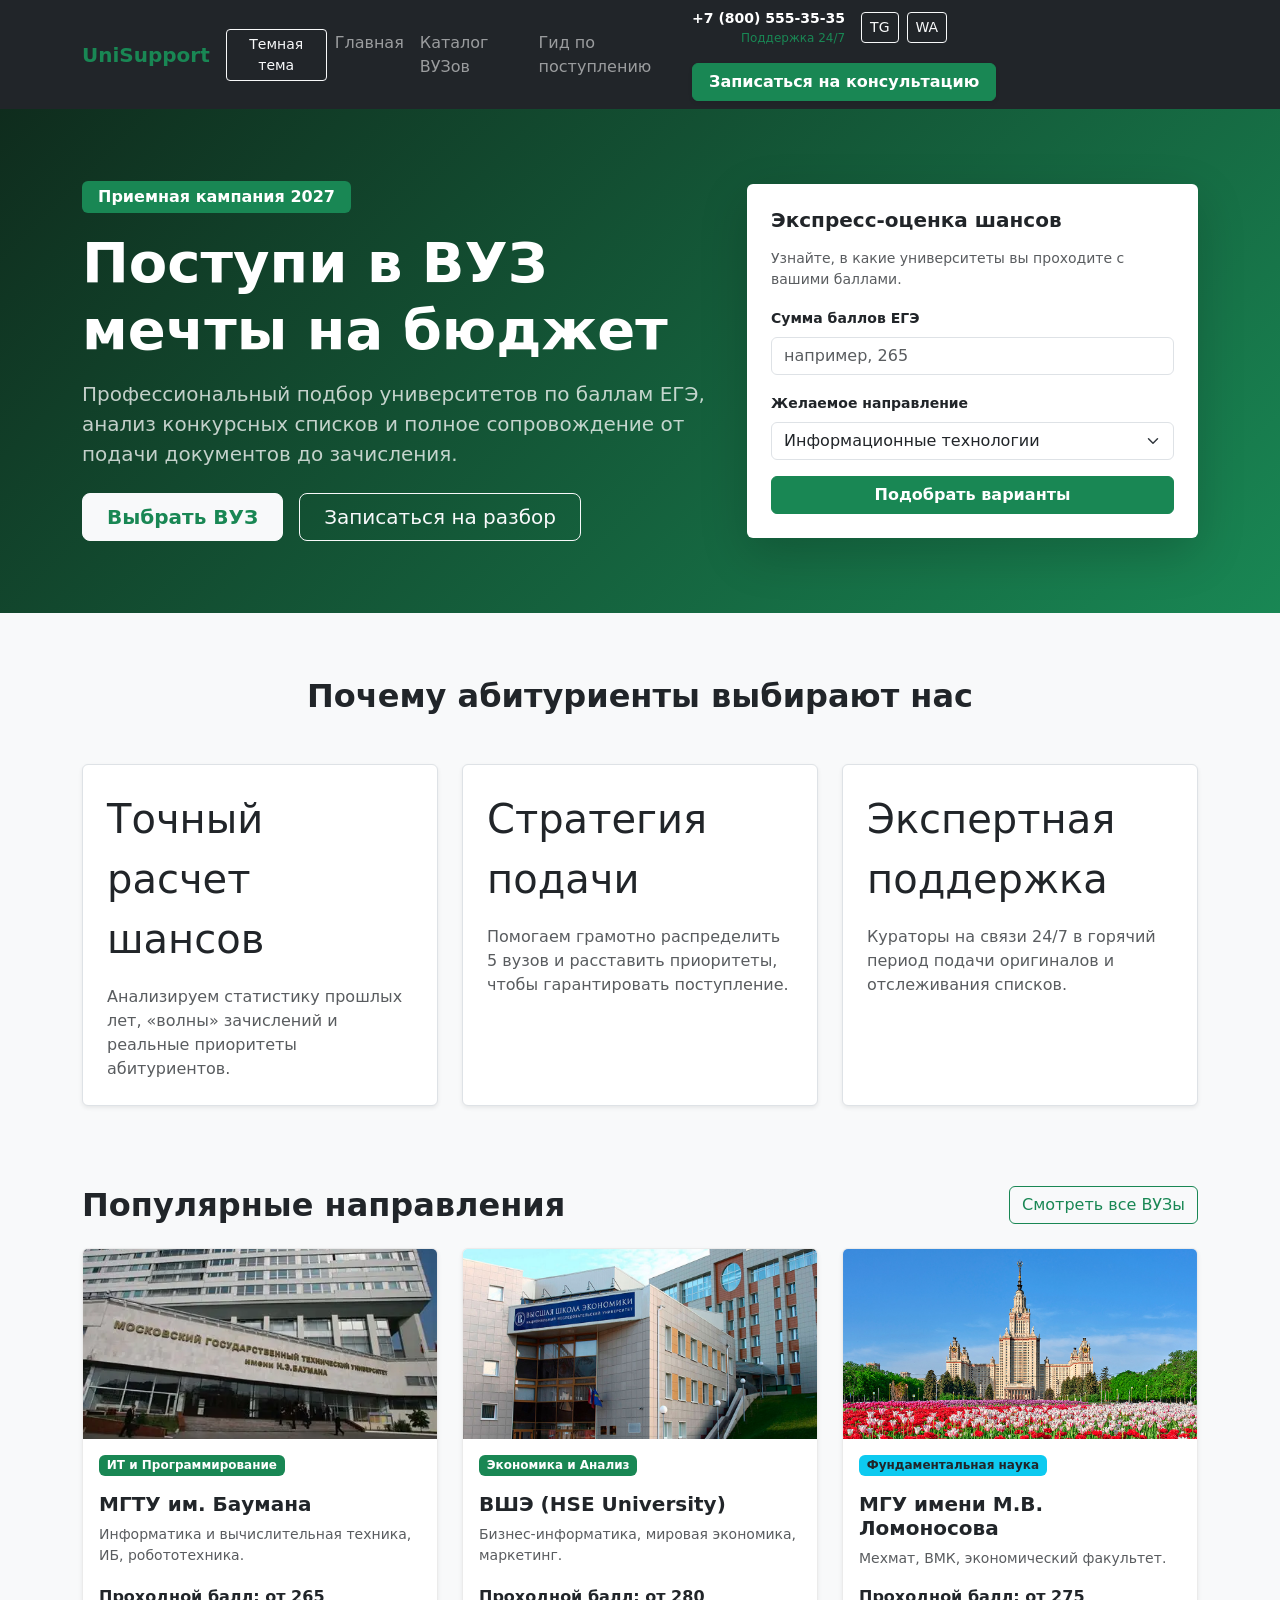
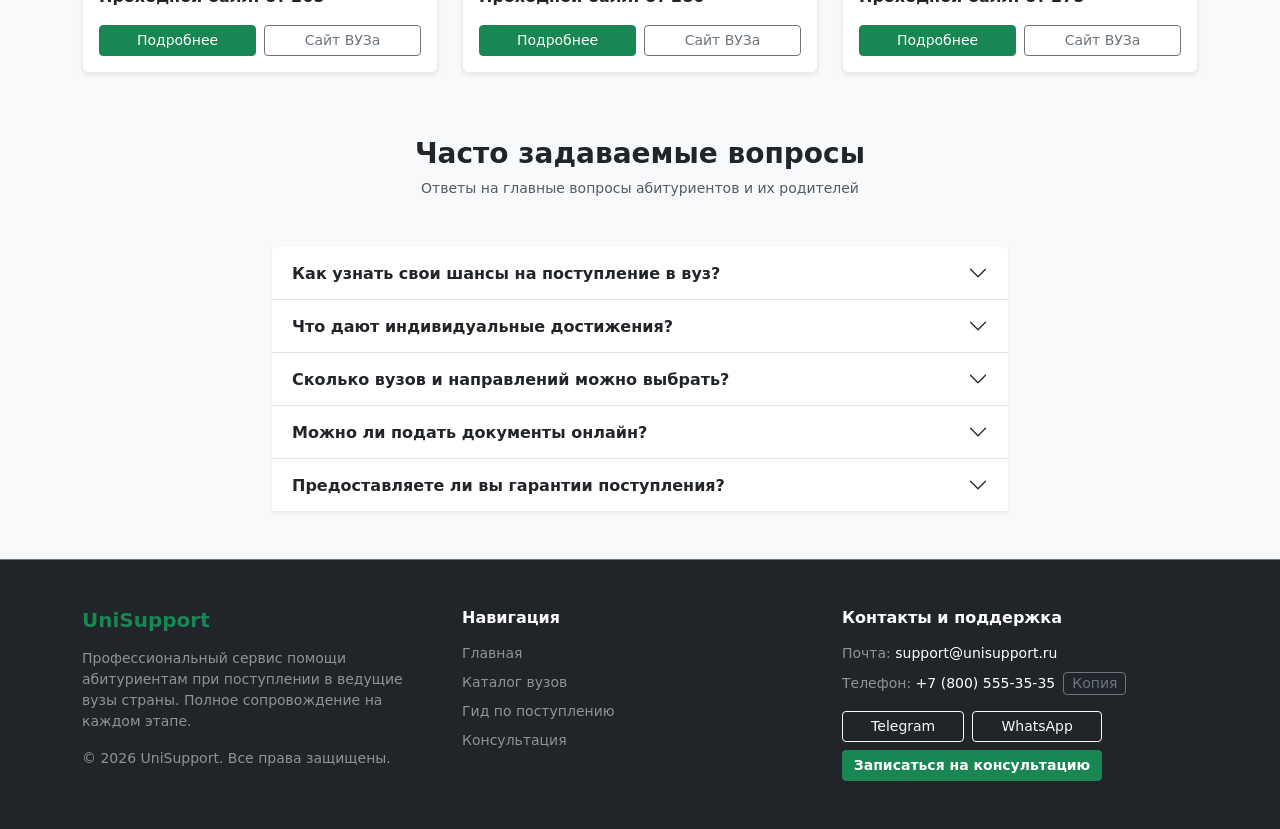
<file: index.html>
<!DOCTYPE html>
<html lang="ru">
<head>
  <meta charset="UTF-8">
  <title>Главная — UniSupport</title>
  <meta name="viewport" content="width=device-width, initial-scale=1.0">
  <title>UniSupport — Сервис помощи абитуриентам</title>

  <link
    href="https://cdn.jsdelivr.net/npm/bootstrap@5.3.3/dist/css/bootstrap.min.css"
    rel="stylesheet"
  >
  <link rel="stylesheet" href="css/custom.css">
</head>
<body>
  <!-- Навигация -->
  <nav class="navbar navbar-expand-lg navbar-dark bg-dark sticky-top">
  <div class="container">
    <a class="navbar-brand fw-bold text-success" href="index.html">UniSupport</a>
    <button id="themeToggle" class="btn btn-outline-light btn-sm" type="button" title="Сменить тему">
  Темная тема
</button>

    <button
      class="navbar-toggler"
      type="button"
      data-bs-toggle="collapse"
      data-bs-target="#mainNavbar"
      aria-controls="mainNavbar"
      aria-expanded="false"
      aria-label="Переключить навигацию"
    >
      <span class="navbar-toggler-icon"></span>
    </button>

    <div class="collapse navbar-collapse" id="mainNavbar">
      <!-- Ссылки меню -->
      <ul class="navbar-nav me-auto mb-2 mb-lg-0">
        <li class="nav-item"><a class="nav-link" href="index.html">Главная</a></li>
        <li class="nav-item"><a class="nav-link" href="catalog.html">Каталог ВУЗов</a></li>
        <li class="nav-item"><a class="nav-link" href="guide.html">Гид по поступлению</a></li>
      </ul>

      <!-- Вынесенные контакты и выделенная кнопка записи -->
      <div class="d-flex align-items-center gap-3 flex-wrap">
        <div class="d-none d-xl-flex flex-column text-end small">
          <a href="tel:78005553535" class="text-white text-decoration-none fw-bold">+7 (800) 555-35-35</a>
          <span class="text-success" style="font-size: 0.75rem;">Поддержка 24/7</span>
        </div>
        <div class="d-flex gap-2">
          <a href="https://t.me/unisupport" target="_blank" class="btn btn-outline-light btn-sm">TG</a>
          <a href="https://whatsapp.com" target="_blank" class="btn btn-outline-light btn-sm">WA</a>
        </div>
        <a href="order.html" class="btn btn-success fw-bold px-3 shadow-sm animate-pulse">Записаться на консультацию</a>
      </div>
    </div>
  </div>
</nav>
<!-- Hero-блок -->
  <header class="site-header-custom text-white py-5">
    <div class="container py-4">
      <div class="row align-items-center g-4">
        <div class="col-12 col-lg-7">
          <span class="badge bg-success mb-3 px-3 py-2 fs-6">Приемная кампания 2027</span>
          <h1 class="display-4 fw-bold mb-3">Поступи в ВУЗ мечты на бюджет</h1>
          <p class="lead mb-4 opacity-75">
            Профессиональный подбор университетов по баллам ЕГЭ, анализ конкурсных списков и полное сопровождение от подачи документов до зачисления.
          </p>
          <div class="d-flex gap-3">
            <a class="btn btn-light btn-lg text-success fw-bold px-4" href="catalog.html">Выбрать ВУЗ</a>
            <a class="btn btn-outline-light btn-lg px-4" href="order.html">Записаться на разбор</a>
          </div>
        </div>
        
        <!-- Правая колонка с интерактивным калькулятором -->
        <div class="col-12 col-lg-5">
          <div class="p-4 bg-white text-dark rounded shadow-lg">
            <h3 class="h5 fw-bold mb-3">Экспресс-оценка шансов</h3>
            <p class="text-muted small">Узнайте, в какие университеты вы проходите с вашими баллами.</p>
            
            <!-- Интерактивная форма калькулятора -->
            <form id="expressCalcForm">
              <div class="mb-3">
                <label for="egeScoreInput" class="form-label small fw-bold">Сумма баллов ЕГЭ</label>
                <input type="number" class="form-control" id="egeScoreInput" placeholder="например, 265" min="100" max="310" required>
              </div>
              <div class="mb-3">
                <label for="directionSelect" class="form-label small fw-bold">Желаемое направление</label>
                <select class="form-select" id="directionSelect">
                  <option value="it">Информационные технологии</option>
                  <option value="engineering">Инженерия и точные науки</option>
                  <option value="economics">Экономика и управление</option>
                </select>
              </div>
              <button type="submit" class="btn btn-success w-100 fw-bold">Подобрать варианты</button>
            </form>

            <!-- Блок для вывода результатов калькулятора (скрыт по умолчанию) -->
            <div id="calcResult" class="mt-3 d-none"></div>

          </div>
        </div>

      </div>
    </div>
  </header>

  <main>
    <!-- Преимущества -->
    <section class="container my-5 py-3">
      <h2 class="text-center mb-5 fw-bold">Почему абитуриенты выбирают нас</h2>
      <div class="row g-4">
        <div class="col-12 col-md-4">
          <div class="p-4 border rounded h-100 bg-white shadow-sm">
            <div class="fs-1 mb-3">Точный расчет шансов</div>
            <h3 class="h5 fw-bold"></h3>
            <p class="text-muted mb-0">Анализируем статистику прошлых лет, «волны» зачислений и реальные приоритеты абитуриентов.</p>
          </div>
        </div>
        <div class="col-12 col-md-4">
          <div class="p-4 border rounded h-100 bg-white shadow-sm">
            <div class="fs-1 mb-3">Стратегия подачи</div>
            <h3 class="h5 fw-bold"></h3>
            <p class="text-muted mb-0">Помогаем грамотно распределить 5 вузов и расставить приоритеты, чтобы гарантировать поступление.</p>
          </div>
        </div>
        <div class="col-12 col-md-4">
          <div class="p-4 border rounded h-100 bg-white shadow-sm">
            <div class="fs-1 mb-3">Экспертная поддержка</div>
            <h3 class="h5 fw-bold"></h3>
            <p class="text-muted mb-0">Кураторы на связи 24/7 в горячий период подачи оригиналов и отслеживания списков.</p>
          </div>
        </div>
      </div>
    </section>

    <!-- Популярные вузы (Превью) -->
    <section class="container my-5 py-3">
      <div class="d-flex justify-content-between align-items-center mb-4">
        <h2 class="mb-0 fw-bold">Популярные направления</h2>
        <a class="btn btn-outline-success" href="catalog.html">Смотреть все ВУЗы</a>
      </div>
      <div class="row g-4">
        <div class="col-12 col-md-6 col-lg-4">
          <div class="card h-100 shadow-sm">
            <img src="img/img1.png" class="card-img-top" alt="МГТУ им. Баумана">
            <div class="card-body d-flex flex-column">
              <span class="badge bg-success align-self-start mb-3">ИТ и Программирование</span>
              <h3 class="card-title h5 fw-bold">МГТУ им. Баумана</h3>
              <p class="card-text text-muted small">Информатика и вычислительная техника, ИБ, робототехника.</p>
              <p class="fw-bold text-dark mt-auto mb-3">Проходной балл: от 265</p>
              <div class="d-flex gap-2">
                <a class="btn btn-success btn-sm w-50" href="product.html">Подробнее</a>
                <a class="btn btn-outline-secondary btn-sm w-50" href="https://bmstu.ru" target="_blank">Сайт ВУЗа</a>
              </div>
            </div>
          </div>
        </div>
        <div class="col-12 col-md-6 col-lg-4">
          <div class="card h-100 shadow-sm">
             <img src="img/img2.png" class="card-img-top" alt="ВШЭ">
            <div class="card-body d-flex flex-column">
              <span class="badge bg-primary align-self-start mb-3">Экономика и Анализ</span>
              <h3 class="card-title h5 fw-bold">ВШЭ (HSE University)</h3>
              <p class="card-text text-muted small">Бизнес-информатика, мировая экономика, маркетинг.</p>
              <p class="fw-bold text-dark mt-auto mb-3">Проходной балл: от 280</p>
              <div class="d-flex gap-2">
                <a class="btn btn-success btn-sm w-50" href="product.html">Подробнее</a>
                <a class="btn btn-outline-secondary btn-sm w-50" href="https://hse.ru" target="_blank">Сайт ВУЗа</a>
              </div>
            </div>
          </div>
        </div>
        <div class="col-12 col-md-6 col-lg-4">
          <div class="card h-100 shadow-sm">
            <img src="img/img3.png" class="card-img-top" alt="МГУ">
            <div class="card-body d-flex flex-column">
              <span class="badge bg-info text-dark align-self-start mb-3">Фундаментальная наука</span>
              <h3 class="card-title h5 fw-bold">МГУ имени М.В. Ломоносова</h3>
              <p class="card-text text-muted small">Мехмат, ВМК, экономический факультет.</p>
              <p class="fw-bold text-dark mt-auto mb-3">Проходной балл: от 275</p>
              <div class="d-flex gap-2">
                <a class="btn btn-success btn-sm w-50" href="product.html">Подробнее</a>
                <a class="btn btn-outline-secondary btn-sm w-50" href="https://msu.ru" target="_blank">Сайт ВУЗа</a>
              </div>
            </div>
          </div>
        </div>
      </div>
    </section>

    <!-- Блок FAQ (Аккордеон) -->
 <!-- Блок FAQ (Аккордеон, закрыт по умолчанию) -->
    <section class="container my-5">
  <div class="text-center mb-5">
    <h2 class="fw-bold h3">Часто задаваемые вопросы</h2>
    <p class="text-muted small">Ответы на главные вопросы абитуриентов и их родителей</p>
  </div>

  <div class="row justify-content-center">
    <div class="col-12 col-lg-8">
      <div class="accordion shadow-sm" id="faqAccordionMain">
        
<!-- Вопрос 1 -->
        <div class="accordion-item border-0 border-bottom">
          <h3 class="accordion-header" id="faqHeading1">
            <button class="accordion-button collapsed fw-bold" type="button" data-bs-toggle="collapse" data-bs-target="#faqCollapse1" aria-expanded="false" aria-controls="faqCollapse1">
              Как узнать свои шансы на поступление в вуз?
            </button>
          </h3>
          <div id="faqCollapse1" class="accordion-collapse collapse" aria-labelledby="faqHeading1" data-bs-parent="#faqAccordionMain">
            <div class="accordion-body text-muted small">
              Сравните свою сумму баллов ЕГЭ с проходными баллами прошлого года в нашем каталоге, а также воспользуйтесь бесплатной экспресс-оценкой на главной странице или запишитесь на консультацию к нашему эксперту.
            </div>
          </div>
        </div>

        <!-- Вопрос 2 -->
        <div class="accordion-item border-0 border-bottom">
          <h3 class="accordion-header" id="faqHeading2">
            <button class="accordion-button collapsed fw-bold" type="button" data-bs-toggle="collapse" data-bs-target="#faqCollapse2" aria-expanded="false" aria-controls="faqCollapse2">
              Что дают индивидуальные достижения?
            </button>
          </h3>
          <div id="faqCollapse2" class="accordion-collapse collapse" aria-labelledby="faqHeading2" data-bs-parent="#faqAccordionMain">
            <div class="accordion-body text-muted small">
              Индивидуальные достижения (аттестат с отличием, значок ГТО, победы в олимпиадах и волонтерство) могут прибавить до 10 дополнительных баллов к вашей сумме ЕГЭ, что часто становится решающим фактором при поступлении на бюджет.
            </div>
          </div>
        </div>

        <!-- Вопрос 3 -->
        <div class="accordion-item border-0 border-bottom">
          <h3 class="accordion-header" id="faqHeading3">
            <button class="accordion-button collapsed fw-bold" type="button" data-bs-toggle="collapse" data-bs-target="#faqCollapse3" aria-expanded="false" aria-controls="faqCollapse3">
              Сколько вузов и направлений можно выбрать?
            </button>
          </h3>
          <div id="faqCollapse3" class="accordion-collapse collapse" aria-labelledby="faqHeading3" data-bs-parent="#faqAccordionMain">
            <div class="accordion-body text-muted small">
              Законодательство РФ позволяет подать документы максимум в 5 вузов одновременно, а в каждом из них можно выбрать от 2 до 5 направлений подготовки.
            </div>
          </div>
        </div>

        <!-- Вопрос 4 -->
        <div class="accordion-item border-0 border-bottom">
          <h3 class="accordion-header" id="faqHeading4">
            <button class="accordion-button collapsed fw-bold" type="button" data-bs-toggle="collapse" data-bs-target="#faqCollapse4" aria-expanded="false" aria-controls="faqCollapse4">
              Можно ли подать документы онлайн?
            </button>
          </h3>
          <div id="faqCollapse4" class="accordion-collapse collapse" aria-labelledby="faqHeading4" data-bs-parent="#faqAccordionMain">
            <div class="accordion-body text-muted small">
              Да, основной способ подачи документов сегодня — через суперсервис «Поступление в вуз онлайн» на портале «Госуслуги», а также через личные кабинеты на официальных сайтах университетов.
            </div>
          </div>
        </div>

        <!-- Вопрос 5 -->
        <div class="accordion-item border-0">
          <h3 class="accordion-header" id="faqHeading5">
            <button class="accordion-button collapsed fw-bold" type="button" data-bs-toggle="collapse" data-bs-target="#faqCollapse5" aria-expanded="false" aria-controls="faqCollapse5">
              Предоставляете ли вы гарантии поступления?
            </button>
          </h3>
          <div id="faqCollapse5" class="accordion-collapse collapse" aria-labelledby="faqHeading5" data-bs-parent="#faqAccordionMain">
            <div class="accordion-body text-muted small">
              Мы помогаем выстроить безопасную стратегию поступления с учетом ваших баллов, что максимизирует шансы на бюджет в ведущих вузах, однако итоговое зачисление осуществляется приемными комиссиями вузов на основе конкурсных списков.
            </div>
          </div>
        </div>

      </div>
    </div>
  </div>
</section>
  </main>

<footer class="bg-dark text-white py-5 mt-5 border-top border-secondary">
    <div class="container">
      <div class="row g-4 align-items-start">
        
        <!-- Колонка 1: О проекте и копирайт -->
        <div class="col-12 col-md-4">
          <h5 class="text-success fw-bold mb-3">UniSupport</h5>
          <p class="text-white-50 small mb-3">
            Профессиональный сервис помощи абитуриентам при поступлении в ведущие вузы страны. Полное сопровождение на каждом этапе.
          </p>
          <p class="text-white-50 small mb-0">&copy; 2026 UniSupport. Все права защищены.</p>
        </div>

        <!-- Колонка 2: Навигация (включает все 4 страницы сайта) -->
        <div class="col-12 col-md-4">
          <h5 class="fw-bold mb-3 h6">Навигация</h5>
          <ul class="list-unstyled small mb-0">
            <li class="mb-2"><a class="text-white-50 text-decoration-none" href="index.html">Главная</a></li>
            <li class="mb-2"><a class="text-white-50 text-decoration-none" href="catalog.html">Каталог вузов</a></li>
            <li class="mb-2"><a class="text-white-50 text-decoration-none" href="guide.html">Гид по поступлению</a></li>
            <li class="mb-2"><a class="text-white-50 text-decoration-none" href="order.html">Консультация</a></li>
          </ul>
        </div>

        <!-- Колонка 3: Контакты, мессенджеры и аккуратная кнопка записи -->
        <div class="col-12 col-md-4">
          <h5 class="fw-bold mb-3 h6">Контакты и поддержка</h5>
          <ul class="list-unstyled small text-white-50 mb-3">
            <li class="mb-2">Почта: <a href="https://mail.google.com/mail/?view=cm&fs=1&to=support@unisupport.ru&su=Консультация%20по%20поступлению" target="_blank" class="text-white text-decoration-none">support@unisupport.ru</a></li>
           <li class="mb-2 d-flex align-items-center gap-2">
  <span>Телефон: <span class="text-white">+7 (800) 555-35-35</span></span>
  <button type="button" class="btn btn-outline-secondary btn-sm py-0 px-2" onclick="copyPhone(this)" title="Скопировать номер">
    Копия
  </button>
</li>
          </ul>
          
          <!-- Блок мессенджеров в ряд + кнопка записи на всю их ширину снизу -->
          <div class="d-flex flex-column gap-2" style="max-width: 260px;">
            <div class="d-flex gap-2">
              <a href="https://t.me/unisupport" target="_blank" class="btn btn-outline-light btn-sm flex-fill">Telegram</a>
              <a href="https://whatsapp.com" target="_blank" class="btn btn-outline-light btn-sm flex-fill">WhatsApp</a>
            </div>
            <a href="order.html" class="btn btn-success btn-sm w-100 fw-bold">Записаться на консультацию</a>
          </div>
        </div>

      </div>
    </div>
</footer>
<script src="js/app.js"></script>
  <script
    src="https://cdn.jsdelivr.net/npm/bootstrap@5.3.3/dist/js/bootstrap.bundle.min.js">
  </script>
</body>
</html>
</file>
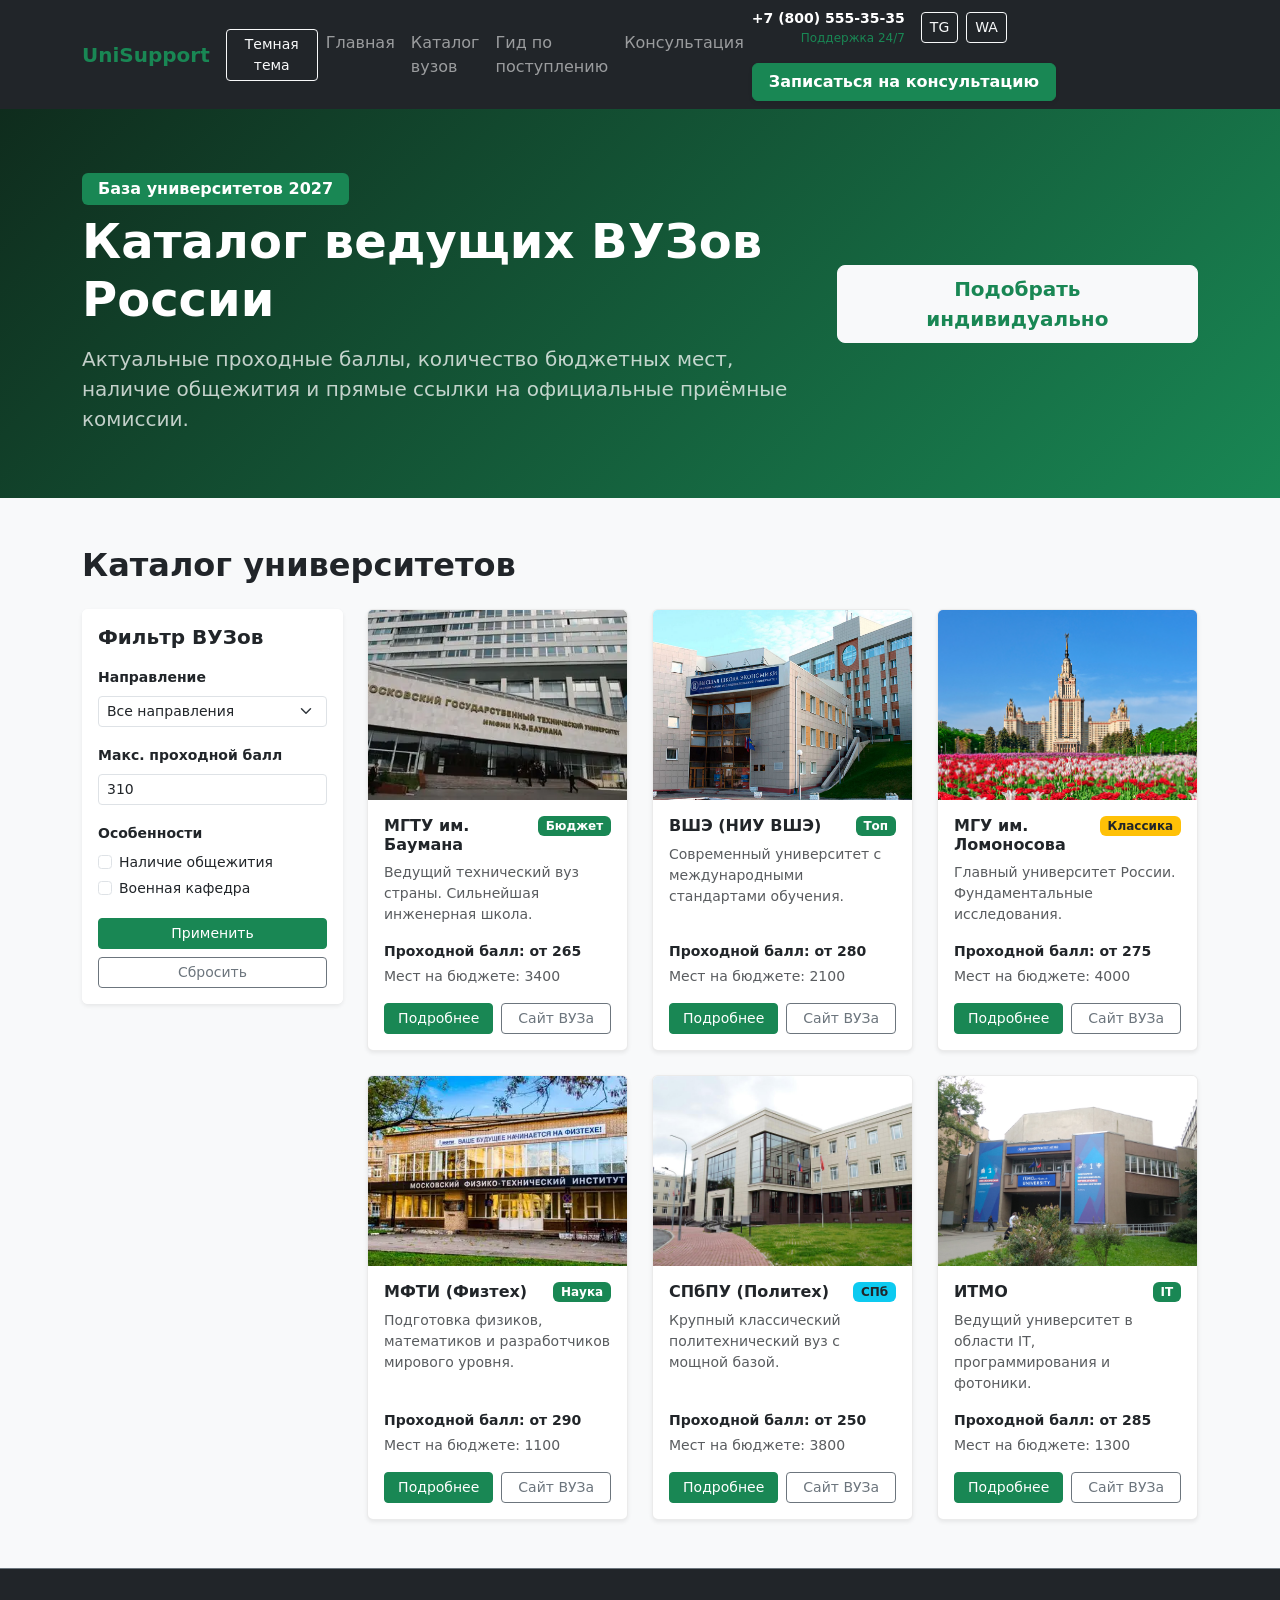
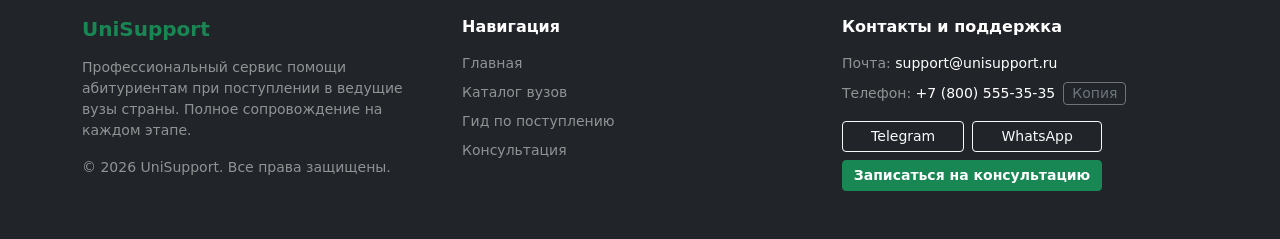
<file: catalog.html>
<!DOCTYPE html>
<html lang="ru">
<head>
  <meta charset="UTF-8">
  <meta name="viewport" content="width=device-width, initial-scale=1.0">
  <title>Каталог ВУЗов — UniSupport</title>

  <link
    href="https://cdn.jsdelivr.net/npm/bootstrap@5.3.3/dist/css/bootstrap.min.css"
    rel="stylesheet"
  >
  <link rel="stylesheet" href="css/custom.css">
</head>
<body class="bg-light">
  <!-- Навигация -->
  <nav class="navbar navbar-expand-lg navbar-dark bg-dark sticky-top">
    <div class="container">
      <a class="navbar-brand fw-bold text-success" href="index.html">UniSupport</a>
      <button id="themeToggle" class="btn btn-outline-light btn-sm" type="button" title="Сменить тему">
        Темная тема
      </button>

      <button
        class="navbar-toggler"
        type="button"
        data-bs-toggle="collapse"
        data-bs-target="#mainNavbar"
        aria-controls="mainNavbar"
        aria-expanded="false"
        aria-label="Переключить навигацию"
      >
        <span class="navbar-toggler-icon"></span>
      </button>

      <div class="collapse navbar-collapse" id="mainNavbar">
        <!-- Ссылки меню -->
        <ul class="navbar-nav me-auto mb-2 mb-lg-0">
          <li class="nav-item"><a class="nav-link" href="index.html">Главная</a></li>
          <li class="nav-item"><a class="nav-link" href="catalog.html">Каталог вузов</a></li>
          <li class="nav-item"><a class="nav-link" href="guide.html">Гид по поступлению</a></li>
          <li class="nav-item"><a class="nav-link" href="order.html">Консультация</a></li>
        </ul>

        <!-- Вынесенные контакты и выделенная кнопка записи -->
        <div class="d-flex align-items-center gap-3 flex-wrap">
          <div class="d-none d-xl-flex flex-column text-end small">
            <a href="tel:78005553535" class="text-white text-decoration-none fw-bold">+7 (800) 555-35-35</a>
            <span class="text-success" style="font-size: 0.75rem;">Поддержка 24/7</span>
          </div>
          <div class="d-flex gap-2">
            <a href="https://t.me/unisupport" target="_blank" class="btn btn-outline-light btn-sm">TG</a>
            <a href="https://whatsapp.com" target="_blank" class="btn btn-outline-light btn-sm">WA</a>
          </div>
          <a href="order.html" class="btn btn-success fw-bold px-3 shadow-sm">Записаться на консультацию</a>
        </div>
      </div>
    </div>
  </nav>

  <!-- Шапка каталога -->
  <header class="site-header-custom text-white py-5">
    <div class="container py-3">
      <div class="row align-items-center g-3">
        <div class="col-12 col-lg-8">
          <span class="badge bg-success mb-2 px-3 py-2 fs-6">База университетов 2027</span>
          <h1 class="display-5 fw-bold mb-3">Каталог ведущих ВУЗов России</h1>
          <p class="lead mb-0 opacity-75">
            Актуальные проходные баллы, количество бюджетных мест, наличие общежития и прямые ссылки на официальные приёмные комиссии.
          </p>
        </div>
        <div class="col-12 col-lg-4 text-lg-end">
          <a class="btn btn-light text-success fw-bold btn-lg px-4" href="order.html">
            Подобрать индивидуально
          </a>
        </div>
      </div>
    </div>
  </header>

  <main class="container my-5">
    <div class="d-flex justify-content-between align-items-center mb-4 flex-wrap gap-3">
      <h2 class="h2 fw-bold mb-0">Каталог университетов</h2>
    </div>

    <!-- Основная сетка: Сайдбар с фильтром (слева) + Карточки (справа) -->
    <div class="row g-4">
      
      <!-- Слева: Сайдбар-фильтр -->
      <div class="col-12 col-lg-3">
        <div class="card shadow-sm border-0 sticky-top" style="top: 80px;">
          <div class="card-body bg-white rounded">
            <h3 class="h5 fw-bold mb-3">Фильтр ВУЗов</h3>
            <form id="filterForm">
              <div class="mb-3">
                <label for="filter-dir" class="form-label small fw-bold">Направление</label>
                <select id="filter-dir" class="form-select form-select-sm">
                  <option value="all">Все направления</option>
                  <option value="ИТ и Программирование">ИТ и Программирование</option>
                  <option value="Экономика и Анализ">Экономика и Анализ</option>
                  <option value="Фундаментальная наука">Фундаментальная наука</option>
                </select>
              </div>

              <div class="mb-3">
                <label for="filter-score" class="form-label small fw-bold">Макс. проходной балл</label>
                <input id="filter-score" type="number" class="form-control form-control-sm" placeholder="например, 290" value="310" min="200" max="310">
              </div>

              <div class="mb-3">
                <label class="form-label small fw-bold">Особенности</label>
                <div class="form-check small">
                  <input class="form-check-input" type="checkbox" id="check-hostel">
                  <label class="form-check-label" for="check-hostel">Наличие общежития</label>
                </div>
                <div class="form-check small">
                  <input class="form-check-input" type="checkbox" id="check-military">
                  <label class="form-check-label" for="check-military">Военная кафедра</label>
                </div>
              </div>

              <button type="button" id="applyFilterBtn" class="btn btn-success btn-sm w-100 mb-2">Применить</button>
              <button type="reset" id="resetFilterBtn" class="btn btn-outline-secondary btn-sm w-100">Сбросить</button>
            </form>
          </div>
        </div>
      </div>

      <!-- Справа: Сетка карточек университетов -->
      <div class="col-12 col-lg-9">
        <div class="row g-4" id="uniCatalogGrid">
          
          <!-- ВУЗ 1 -->
          <div class="col-12 col-md-6 col-xl-4 uni-card" 
               data-direction="ИТ и Программирование" 
               data-score="265" 
               data-hostel="true" 
               data-military="true">
            <div class="card h-100 shadow-sm">
              <img src="img/img1.png" class="card-img-top" alt="МГТУ им. Баумана">
              <div class="card-body d-flex flex-column">
                <div class="d-flex justify-content-between align-items-start mb-2">
                  <h3 class="card-title h6 fw-bold mb-0">МГТУ им. Баумана</h3>
                  <span class="badge bg-success">Бюджет</span>
                </div>
                <p class="card-text text-muted small">Ведущий технический вуз страны. Сильнейшая инженерная школа.</p>
                <div class="mt-auto">
                  <p class="fw-bold text-dark small mb-1">Проходной балл: от 265</p>
                  <p class="small text-muted mb-3">Мест на бюджете: 3400</p>
                  <div class="d-flex gap-2">
                    <a class="btn btn-success btn-sm w-50" href="product.html">Подробнее</a>
                    <a class="btn btn-outline-secondary btn-sm w-50" href="https://bmstu.ru" target="_blank">Сайт ВУЗа</a>
                  </div>
                </div>
              </div>
            </div>
          </div>

          <!-- ВУЗ 2 -->
          <div class="col-12 col-md-6 col-xl-4 uni-card" 
               data-direction="Экономика и Анализ" 
               data-score="280" 
               data-hostel="true" 
               data-military="false">
            <div class="card h-100 shadow-sm">
              <img src="img/img2.png" class="card-img-top" alt="ВШЭ">
              <div class="card-body d-flex flex-column">
                <div class="d-flex justify-content-between align-items-start mb-2">
                  <h3 class="card-title h6 fw-bold mb-0">ВШЭ (НИУ ВШЭ)</h3>
                  <span class="badge bg-primary">Топ</span>
                </div>
                <p class="card-text text-muted small">Современный университет с международными стандартами обучения.</p>
                <div class="mt-auto">
                  <p class="fw-bold text-dark small mb-1">Проходной балл: от 280</p>
                  <p class="small text-muted mb-3">Мест на бюджете: 2100</p>
                  <div class="d-flex gap-2">
                    <a class="btn btn-success btn-sm w-50" href="product.html">Подробнее</a>
                    <a class="btn btn-outline-secondary btn-sm w-50" href="https://hse.ru" target="_blank">Сайт ВУЗа</a>
                  </div>
                </div>
              </div>
            </div>
          </div>

          <!-- ВУЗ 3 -->
          <div class="col-12 col-md-6 col-xl-4 uni-card" 
               data-direction="Фундаментальная наука" 
               data-score="275" 
               data-hostel="true" 
               data-military="true">
            <div class="card h-100 shadow-sm">
              <img src="img/img3.png" class="card-img-top" alt="МГУ">
              <div class="card-body d-flex flex-column">
                <div class="d-flex justify-content-between align-items-start mb-2">
                  <h3 class="card-title h6 fw-bold mb-0">МГУ им. Ломоносова</h3>
                  <span class="badge bg-warning text-dark">Классика</span>
                </div>
                <p class="card-text text-muted small">Главный университет России. Фундаментальные исследования.</p>
                <div class="mt-auto">
                  <p class="fw-bold text-dark small mb-1">Проходной балл: от 275</p>
                  <p class="small text-muted mb-3">Мест на бюджете: 4000</p>
                  <div class="d-flex gap-2">
                    <a class="btn btn-success btn-sm w-50" href="product.html">Подробнее</a>
                    <a class="btn btn-outline-secondary btn-sm w-50" href="https://msu.ru" target="_blank">Сайт ВУЗа</a>
                  </div>
                </div>
              </div>
            </div>
          </div>

          <!-- ВУЗ 4 -->
          <div class="col-12 col-md-6 col-xl-4 uni-card" 
               data-direction="ИТ и Программирование" 
               data-score="290" 
               data-hostel="true" 
               data-military="false">
            <div class="card h-100 shadow-sm">
              <img src="img/img4.png" class="card-img-top" alt="МФТИ">
              <div class="card-body d-flex flex-column">
                <div class="d-flex justify-content-between align-items-start mb-2">
                  <h3 class="card-title h6 fw-bold mb-0">МФТИ (Физтех)</h3>
                  <span class="badge bg-success">Наука</span>
                </div>
                <p class="card-text text-muted small">Подготовка физиков, математиков и разработчиков мирового уровня.</p>
                <div class="mt-auto">
                  <p class="fw-bold text-dark small mb-1">Проходной балл: от 290</p>
                  <p class="small text-muted mb-3">Мест на бюджете: 1100</p>
                  <div class="d-flex gap-2">
                    <a class="btn btn-success btn-sm w-50" href="product.html">Подробнее</a>
                    <a class="btn btn-outline-secondary btn-sm w-50" href="https://mipt.ru" target="_blank">Сайт ВУЗа</a>
                  </div>
                </div>
              </div>
            </div>
          </div>

          <!-- ВУЗ 5 -->
          <div class="col-12 col-md-6 col-xl-4 uni-card" 
               data-direction="ИТ и Программирование" 
               data-score="250" 
               data-hostel="true" 
               data-military="true">
            <div class="card h-100 shadow-sm">
              <img src="img/img5.png" class="card-img-top" alt="СПбПУ">
              <div class="card-body d-flex flex-column">
                <div class="d-flex justify-content-between align-items-start mb-2">
                  <h3 class="card-title h6 fw-bold mb-0">СПбПУ (Политех)</h3>
                  <span class="badge bg-info text-dark">СПб</span>
                </div>
                <p class="card-text text-muted small">Крупный классический политехнический вуз с мощной базой.</p>
                <div class="mt-auto">
                  <p class="fw-bold text-dark small mb-1">Проходной балл: от 250</p>
                  <p class="small text-muted mb-3">Мест на бюджете: 3800</p>
                  <div class="d-flex gap-2">
                    <a class="btn btn-success btn-sm w-50" href="product.html">Подробнее</a>
                    <a class="btn btn-outline-secondary btn-sm w-50" href="https://spbstu.ru" target="_blank">Сайт ВУЗа</a>
                  </div>
                </div>
              </div>
            </div>
          </div>

          <!-- ВУЗ 6 -->
          <div class="col-12 col-md-6 col-xl-4 uni-card" 
               data-direction="ИТ и Программирование" 
               data-score="285" 
               data-hostel="true" 
               data-military="true">
            <div class="card h-100 shadow-sm">
              <img src="img/img6.png" class="card-img-top" alt="ИТМО">
              <div class="card-body d-flex flex-column">
                <div class="d-flex justify-content-between align-items-start mb-2">
                  <h3 class="card-title h6 fw-bold mb-0">ИТМО</h3>
                  <span class="badge bg-primary">IT</span>
                </div>
                <p class="card-text text-muted small">Ведущий университет в области IT, программирования и фотоники.</p>
                <div class="mt-auto">
                  <p class="fw-bold text-dark small mb-1">Проходной балл: от 285</p>
                  <p class="small text-muted mb-3">Мест на бюджете: 1300</p>
                  <div class="d-flex gap-2">
                    <a class="btn btn-success btn-sm w-50" href="product.html">Подробнее</a>
                    <a class="btn btn-outline-secondary btn-sm w-50" href="https://itmo.ru" target="_blank">Сайт ВУЗа</a>
                  </div>
                </div>
              </div>
            </div>
          </div>

        </div>
      </div>

    </div>
  </main>

  <footer class="bg-dark text-white py-5 mt-5 border-top border-secondary">
    <div class="container">
      <div class="row g-4 align-items-start">
        
        <!-- Колонка 1: О проекте и копирайт -->
        <div class="col-12 col-md-4">
          <h5 class="text-success fw-bold mb-3">UniSupport</h5>
          <p class="text-white-50 small mb-3">
            Профессиональный сервис помощи абитуриентам при поступлении в ведущие вузы страны. Полное сопровождение на каждом этапе.
          </p>
          <p class="text-white-50 small mb-0">&copy; 2026 UniSupport. Все права защищены.</p>
        </div>

        <!-- Колонка 2: Навигация -->
        <div class="col-12 col-md-4">
          <h5 class="fw-bold mb-3 h6">Навигация</h5>
          <ul class="list-unstyled small mb-0">
            <li class="mb-2"><a class="text-white-50 text-decoration-none" href="index.html">Главная</a></li>
            <li class="mb-2"><a class="text-white-50 text-decoration-none" href="catalog.html">Каталог вузов</a></li>
            <li class="mb-2"><a class="text-white-50 text-decoration-none" href="guide.html">Гид по поступлению</a></li>
            <li class="mb-2"><a class="text-white-50 text-decoration-none" href="order.html">Консультация</a></li>
          </ul>
        </div>

        <!-- Колонка 3: Контакты, мессенджеры и кнопка записи -->
        <div class="col-12 col-md-4">
          <h5 class="fw-bold mb-3 h6">Контакты и поддержка</h5>
          <ul class="list-unstyled small text-white-50 mb-3">
            <li class="mb-2">Почта: <a href="https://mail.google.com/mail/?view=cm&fs=1&to=support@unisupport.ru&su=Консультация%20по%20поступлению" target="_blank" class="text-white text-decoration-none">support@unisupport.ru</a></li>
           <li class="mb-2 d-flex align-items-center gap-2">
  <span>Телефон: <span class="text-white">+7 (800) 555-35-35</span></span>
  <button type="button" class="btn btn-outline-secondary btn-sm py-0 px-2" onclick="copyPhone(this)" title="Скопировать номер">
    Копия
  </button>
</li>
          </ul>
          
          <div class="d-flex flex-column gap-2" style="max-width: 260px;">
            <div class="d-flex gap-2">
              <a href="https://t.me/unisupport" target="_blank" class="btn btn-outline-light btn-sm flex-fill">Telegram</a>
              <a href="https://whatsapp.com" target="_blank" class="btn btn-outline-light btn-sm flex-fill">WhatsApp</a>
            </div>
            <a href="order.html" class="btn btn-success btn-sm w-100 fw-bold">Записаться на консультацию</a>
          </div>
        </div>

      </div>
    </div>
  </footer>

  <script src="js/app.js"></script>
  <script src="https://cdn.jsdelivr.net/npm/bootstrap@5.3.3/dist/js/bootstrap.bundle.min.js"></script>
</body>
</html>
</file>
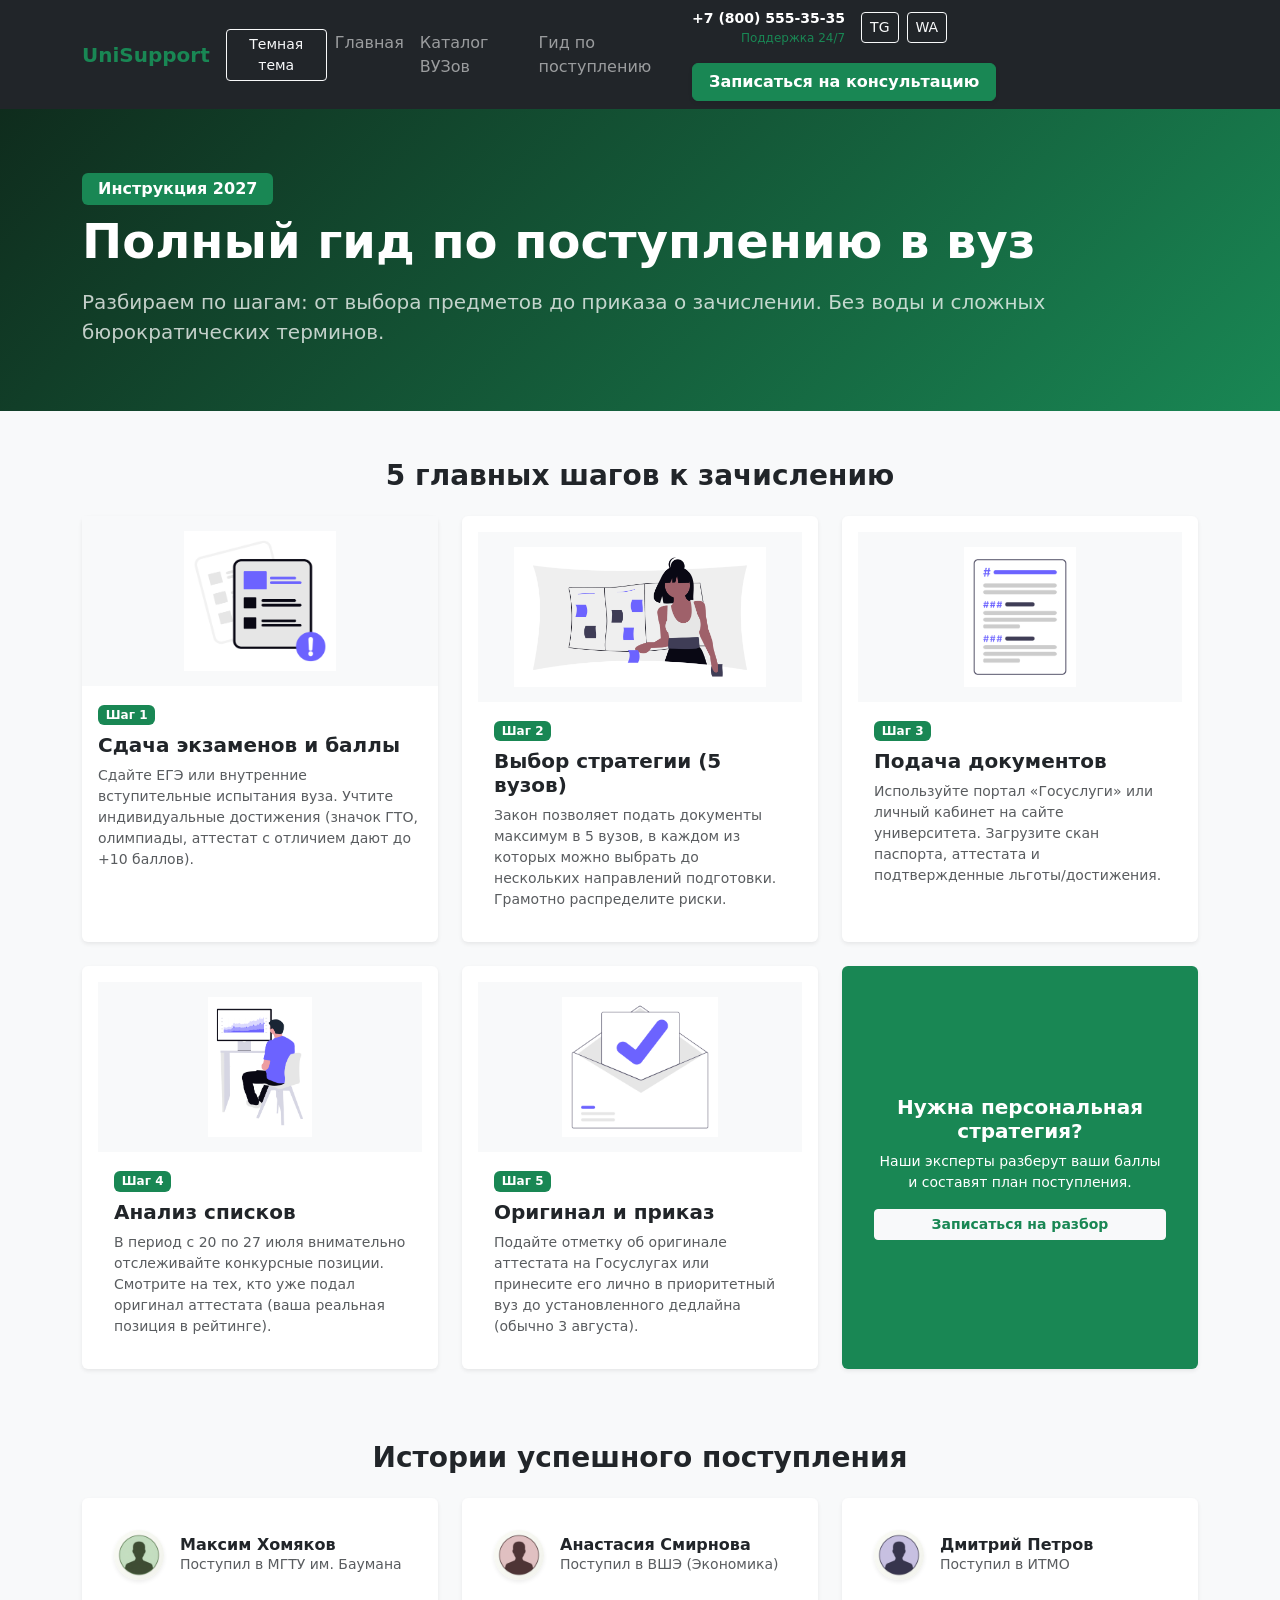
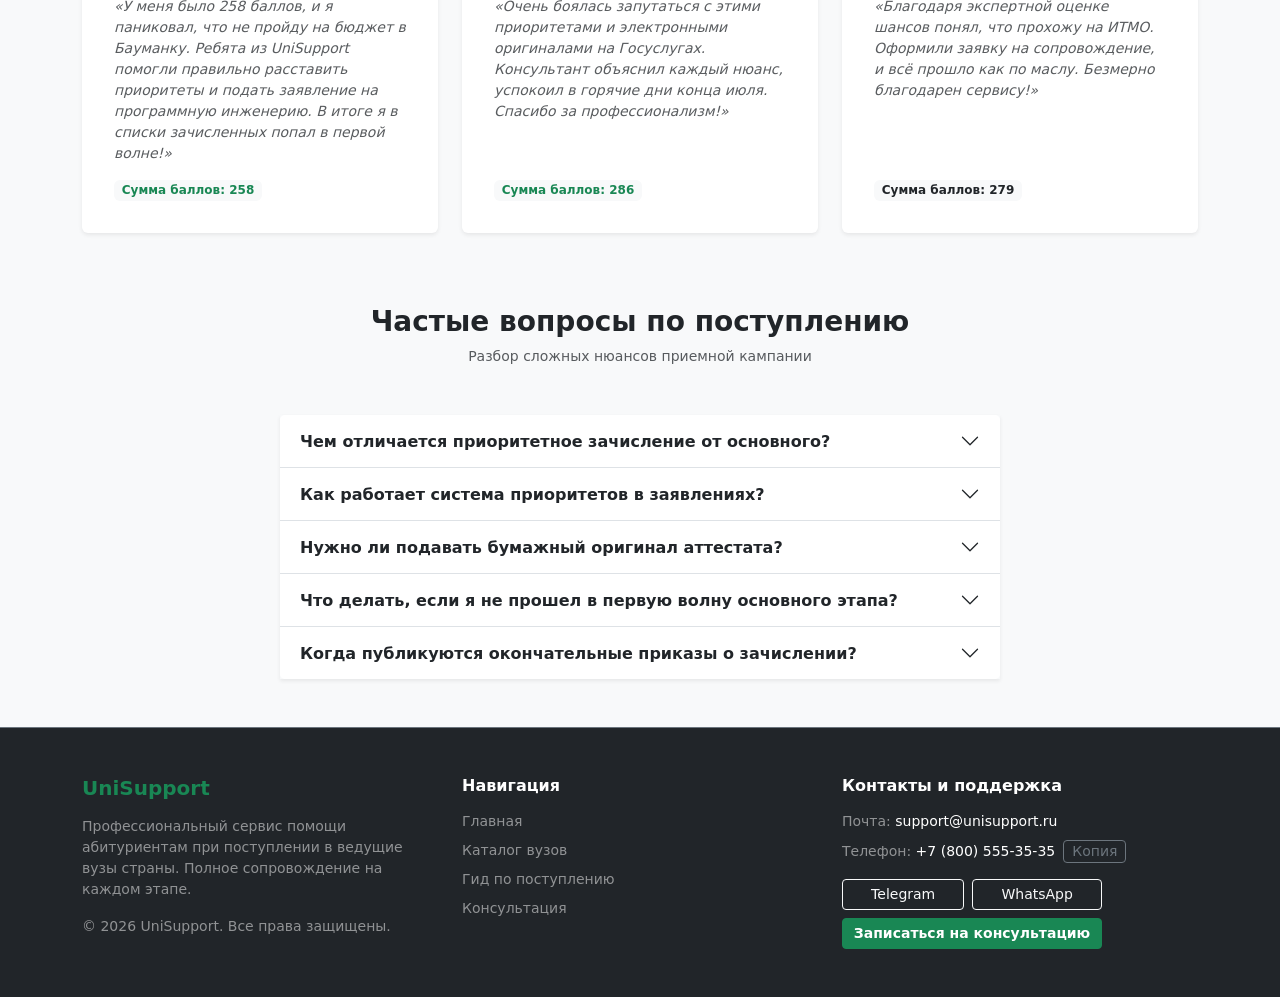
<file: guide.html>
<!DOCTYPE html>
<html lang="ru">
<head>
  <meta charset="UTF-8">
  <title>Гид — UniSupport</title>
  <meta name="viewport" content="width=device-width, initial-scale=1.0">
  <title>Гид по поступлению — UniSupport</title>

  <link
    href="https://cdn.jsdelivr.net/npm/bootstrap@5.3.3/dist/css/bootstrap.min.css"
    rel="stylesheet"
  >
  <link rel="stylesheet" href="css/custom.css">
</head>
<body class="bg-light">
  <!-- Навигация -->
<nav class="navbar navbar-expand-lg navbar-dark bg-dark sticky-top">
  <div class="container">
    <a class="navbar-brand fw-bold text-success" href="index.html">UniSupport</a>
    <button id="themeToggle" class="btn btn-outline-light btn-sm" type="button" title="Сменить тему">
  Темная тема
</button>

    <button
      class="navbar-toggler"
      type="button"
      data-bs-toggle="collapse"
      data-bs-target="#mainNavbar"
      aria-controls="mainNavbar"
      aria-expanded="false"
      aria-label="Переключить навигацию"
    >
      <span class="navbar-toggler-icon"></span>
    </button>

    <div class="collapse navbar-collapse" id="mainNavbar">
      <!-- Ссылки меню -->
      <ul class="navbar-nav me-auto mb-2 mb-lg-0">
        <li class="nav-item"><a class="nav-link" href="index.html">Главная</a></li>
        <li class="nav-item"><a class="nav-link" href="catalog.html">Каталог ВУЗов</a></li>
        <li class="nav-item"><a class="nav-link" href="guide.html">Гид по поступлению</a></li>
      </ul>

      <!-- Вынесенные контакты и выделенная кнопка записи -->
      <div class="d-flex align-items-center gap-3 flex-wrap">
        <div class="d-none d-xl-flex flex-column text-end small">
          <a href="tel:78005553535" class="text-white text-decoration-none fw-bold">+7 (800) 555-35-35</a>
          <span class="text-success" style="font-size: 0.75rem;">Поддержка 24/7</span>
        </div>
        <div class="d-flex gap-2">
          <a href="https://t.me/unisupport" target="_blank" class="btn btn-outline-light btn-sm">TG</a>
          <a href="https://whatsapp.com" target="_blank" class="btn btn-outline-light btn-sm">WA</a>
        </div>
        <a href="order.html" class="btn btn-success fw-bold px-3 shadow-sm animate-pulse">Записаться на консультацию</a>
      </div>
    </div>
  </div>
</nav>

  <!-- Шапка страницы -->
  <header class="site-header-custom text-white py-5">
    <div class="container py-3">
      <span class="badge bg-success mb-2 px-3 py-2 fs-6">Инструкция 2027</span>
      <h1 class="display-5 fw-bold mb-3">Полный гид по поступлению в вуз</h1>
      <p class="lead mb-0 opacity-75">
        Разбираем по шагам: от выбора предметов до приказа о зачислении. Без воды и сложных бюрократических терминов.
      </p>
    </div>
  </header>

  <main class="container my-5">
    
    <!-- Подробный пошаговый гид -->
    <section class="mb-5">
      <h2 class="h3 fw-bold mb-4 text-center">5 главных шагов к зачислению</h2>
      <div class="row g-4">
<div class="col-12 col-md-6 col-lg-4">
          <div class="card h-100 shadow-sm border-0">
            <div class="card-img-container">
              <img src="img/step1.png" class="card-img-top-guide" alt="Шаг 1">
            </div>
            <div class="card-body">
              <span class="badge bg-success mb-2">Шаг 1</span>
              <h3 class="h5 fw-bold">Сдача экзаменов и баллы</h3>
              <p class="text-muted small mb-0">
                Сдайте ЕГЭ или внутренние вступительные испытания вуза. Учтите индивидуальные достижения (значок ГТО, олимпиады, аттестат с отличием дают до +10 баллов).
              </p>
            </div>
          </div>
        </div>

        <div class="col-12 col-md-6 col-lg-4">
          <div class="card h-100 shadow-sm border-0 p-3">
            <div class="card-img-container">
            <img src="img/step2.png" class="card-img-top-guide" alt="Шаг 1" style="height: 140px; object-fit: cover;">
            </div>
            <div class="card-body">
              <span class="badge bg-success mb-2">Шаг 2</span>
              <h3 class="h5 fw-bold">Выбор стратегии (5 вузов)</h3>
              <p class="text-muted small mb-0">
                Закон позволяет подать документы максимум в 5 вузов, в каждом из которых можно выбрать до нескольких направлений подготовки. Грамотно распределите риски.
              </p>
            </div>
          </div>
        </div>

        <div class="col-12 col-md-6 col-lg-4">
          <div class="card h-100 shadow-sm border-0 p-3">
            <div class="card-img-container">
            <img src="img/step3.png" class="card-img-top-guide" alt="Шаг 1" style="height: 140px; object-fit: cover;">
            </div>
            <div class="card-body">
              <span class="badge bg-success mb-2">Шаг 3</span>
              <h3 class="h5 fw-bold">Подача документов</h3>
              <p class="text-muted small mb-0">
                Используйте портал «Госуслуги» или личный кабинет на сайте университета. Загрузите скан паспорта, аттестата и подтвержденные льготы/достижения.
              </p>
            </div>
          </div>
        </div>

        <div class="col-12 col-md-6 col-lg-4">
          <div class="card h-100 shadow-sm border-0 p-3">
            <div class="card-img-container">
            <img src="img/step4.png" class="card-img-top-guide" alt="Шаг 1" style="height: 140px; object-fit: cover;">
            </div>
            <div class="card-body">
              <span class="badge bg-success mb-2">Шаг 4</span>
              <h3 class="h5 fw-bold">Анализ списков</h3>
              <p class="text-muted small mb-0">
                В период с 20 по 27 июля внимательно отслеживайте конкурсные позиции. Смотрите на тех, кто уже подал оригинал аттестата (ваша реальная позиция в рейтинге).
              </p>
            </div>
          </div>
        </div>

        <div class="col-12 col-md-6 col-lg-4">
          <div class="card h-100 shadow-sm border-0 p-3">
            <div class="card-img-container">
            <img src="img/step5.png" class="card-img-top-guide" alt="Шаг 1" style="height: 140px; object-fit: cover;">
            </div>
            <div class="card-body">
              <span class="badge bg-success mb-2">Шаг 5</span>
              <h3 class="h5 fw-bold">Оригинал и приказ</h3>
              <p class="text-muted small mb-0">
                Подайте отметку об оригинале аттестата на Госуслугах или принесите его лично в приоритетный вуз до установленного дедлайна (обычно 3 августа).
              </p>
            </div>
          </div>
        </div>

        <div class="col-12 col-md-6 col-lg-4">
          <div class="card h-100 bg-success text-white shadow-sm border-0 p-3">
            <div class="card-body d-flex flex-column justify-content-center text-center">
              <h3 class="h5 fw-bold mb-2">Нужна персональная стратегия?</h3>
              <p class="small mb-3">Наши эксперты разберут ваши баллы и составят план поступления.</p>
              <a href="order.html" class="btn btn-light text-success fw-bold btn-sm">Записаться на разбор</a>
            </div>
          </div>
        </div>

      </div>
    </section>

   <!-- Истории успеха (Отзывы) -->
    <section class="my-5 py-4">
      <h2 class="h3 fw-bold mb-4 text-center">Истории успешного поступления</h2>
      
      <div class="row g-4">
        <!-- Отзыв 1 -->
        <div class="col-12 col-md-4">
          <div class="card h-100 shadow-sm border-0 p-3 bg-white">
            <div class="card-body d-flex flex-column">
              <div class="d-flex align-items-center mb-3">
                <img src="img/user1.jpg" alt="Максим Хомяков" class="rounded-circle me-3 shadow-sm" style="width: 50px; height: 50px; object-fit: cover;">
                <div>
                  <h3 class="h6 fw-bold mb-0">Максим Хомяков</h3>
                  <p class="text-muted small mb-0">Поступил в МГТУ им. Баумана</p>
                </div>
              </div>
              <p class="card-text text-muted small fst-italic mb-3">
                «У меня было 258 баллов, и я паниковал, что не пройду на бюджет в Бауманку. Ребята из UniSupport помогли правильно расставить приоритеты и подать заявление на программную инженерию. В итоге я в списки зачисленных попал в первой волне!»
              </p>
              <span class="badge bg-light text-success align-self-start mt-auto">Сумма баллов: 258</span>
            </div>
          </div>
        </div>

        <!-- Отзыв 2 -->
        <div class="col-12 col-md-4">
          <div class="card h-100 shadow-sm border-0 p-3 bg-white">
            <div class="card-body d-flex flex-column">
              <div class="d-flex align-items-center mb-3">
                <img src="img/user2.jpg" alt="Анастасия Смирнова" class="rounded-circle me-3 shadow-sm" style="width: 50px; height: 50px; object-fit: cover;">
                <div>
                  <h3 class="h6 fw-bold mb-0">Анастасия Смирнова</h3>
                  <p class="text-muted small mb-0">Поступил в ВШЭ (Экономика)</p>
                </div>
              </div>
              <p class="card-text text-muted small fst-italic mb-3">
                «Очень боялась запутаться с этими приоритетами и электронными оригиналами на Госуслугах. Консультант объяснил каждый нюанс, успокоил в горячие дни конца июля. Спасибо за профессионализм!»
              </p>
              <span class="badge bg-light text-primary align-self-start mt-auto">Сумма баллов: 286</span>
            </div>
          </div>
        </div>

        <!-- Отзыв 3 -->
        <div class="col-12 col-md-4">
          <div class="card h-100 shadow-sm border-0 p-3 bg-white">
            <div class="card-body d-flex flex-column">
              <div class="d-flex align-items-center mb-3">
                <img src="img/user3.jpg" alt="Дмитрий Петров" class="rounded-circle me-3 shadow-sm" style="width: 50px; height: 50px; object-fit: cover;">
                <div>
                  <h3 class="h6 fw-bold mb-0">Дмитрий Петров</h3>
                  <p class="text-muted small mb-0">Поступил в ИТМО</p>
                </div>
              </div>
              <p class="card-text text-muted small fst-italic mb-3">
                «Благодаря экспертной оценке шансов понял, что прохожу на ИТМО. Оформили заявку на сопровождение, и всё прошло как по маслу. Безмерно благодарен сервису!»
              </p>
              <span class="badge bg-light text-dark align-self-start mt-auto">Сумма баллов: 279</span>
            </div>
          </div>
        </div>
      </div>
    </section>
    <!-- FAQ по поступлению -->
    <section class="container my-5">
  <div class="text-center mb-5">
    <h2 class="fw-bold h3">Частые вопросы по поступлению</h2>
    <p class="text-muted small">Разбор сложных нюансов приемной кампании</p>
  </div>

  <div class="row justify-content-center">
    <div class="col-12 col-lg-8">
      <div class="accordion shadow-sm" id="faqAccordionGuide">
        
<!-- Вопрос 1 -->
        <div class="accordion-item border-0 border-bottom">
          <h3 class="accordion-header" id="guideFaq1">
            <button class="accordion-button collapsed fw-bold" type="button" data-bs-toggle="collapse" data-bs-target="#guideCollapse1" aria-expanded="false" aria-controls="guideCollapse1">
              Чем отличается приоритетное зачисление от основного?
            </button>
          </h3>
          <div id="guideCollapse1" class="accordion-collapse collapse" aria-labelledby="guideFaq1" data-bs-parent="#faqAccordionGuide">
            <div class="accordion-body text-muted small">
              В рамках приоритетного этапа зачисляются абитуриенты по квотам (целевая, особая, льготная) и победители олимпиад без экзаменов. Основной этап предназначен для общего конкурса по результатам ЕГЭ.
            </div>
          </div>
        </div>

        <!-- Вопрос 2 -->
        <div class="accordion-item border-0 border-bottom">
          <h3 class="accordion-header" id="guideFaq2">
            <button class="accordion-button collapsed fw-bold" type="button" data-bs-toggle="collapse" data-bs-target="#guideCollapse2" aria-expanded="false" aria-controls="guideCollapse2">
              Как работает система приоритетов в заявлениях?
            </button>
          </h3>
          <div id="guideCollapse2" class="accordion-collapse collapse" aria-labelledby="guideFaq2" data-bs-parent="#faqAccordionGuide">
            <div class="accordion-body text-muted small">
              При подаче документов вы расставляете направления по приоритетам (от 1 до N). Зачисление идет автоматически по наивысшему приоритету, на который вы проходите по конкурсным баллам.
            </div>
          </div>
        </div>

        <!-- Вопрос 3 -->
        <div class="accordion-item border-0 border-bottom">
          <h3 class="accordion-header" id="guideFaq3">
            <button class="accordion-button collapsed fw-bold" type="button" data-bs-toggle="collapse" data-bs-target="#guideCollapse3" aria-expanded="false" aria-controls="guideCollapse3">
              Нужно ли подавать бумажный оригинал аттестата?
            </button>
          </h3>
          <div id="guideCollapse3" class="accordion-collapse collapse" aria-labelledby="guideFaq3" data-bs-parent="#faqAccordionGuide">
            <div class="accordion-body text-muted small">
              Сейчас достаточно подтвердить согласие на зачисление онлайн через портал «Госуслуги» в выбранный вуз. Физический оригинал аттестата можно предоставить в университет в установленные регламентом сроки.
            </div>
          </div>
        </div>

        <!-- Вопрос 4 -->
        <div class="accordion-item border-0 border-bottom">
          <h3 class="accordion-header" id="guideFaq4">
            <button class="accordion-button collapsed fw-bold" type="button" data-bs-toggle="collapse" data-bs-target="#guideCollapse4" aria-expanded="false" aria-controls="guideCollapse4">
              Что делать, если я не прошел в первую волну основного этапа?
            </button>
          </h3>
          <div id="guideCollapse4" class="accordion-collapse collapse" aria-labelledby="guideFaq4" data-bs-parent="#faqAccordionGuide">
            <div class="accordion-body text-muted small">
              Не паниковать. Вузы часто проводят дополнительный набор (допзачисление) на оставшиеся вакантные бюджетные места в августе. Также всегда остаются варианты с платным отделением или переводом после первого курса.
            </div>
          </div>
        </div>

        <!-- Вопрос 5 -->
        <div class="accordion-item border-0">
          <h3 class="accordion-header" id="guideFaq5">
            <button class="accordion-button collapsed fw-bold" type="button" data-bs-toggle="collapse" data-bs-target="#guideCollapse5" aria-expanded="false" aria-controls="guideCollapse5">
              Когда публикуются окончательные приказы о зачислении?
            </button>
          </h3>
          <div id="guideCollapse5" class="accordion-collapse collapse" aria-labelledby="guideFaq5" data-bs-parent="#faqAccordionGuide">
            <div class="accordion-body text-muted small">
              Приказы о зачислении на бюджет по общему конкурсу традиционно публикуются в начале августа (обычно до 9 августа включительно).
            </div>
          </div>
        </div>

      </div>
    </div>
  </div>
</section>
  </main>

<footer class="bg-dark text-white py-5 mt-5 border-top border-secondary">
    <div class="container">
      <div class="row g-4 align-items-start">
        
        <!-- Колонка 1: О проекте и копирайт -->
        <div class="col-12 col-md-4">
          <h5 class="text-success fw-bold mb-3">UniSupport</h5>
          <p class="text-white-50 small mb-3">
            Профессиональный сервис помощи абитуриентам при поступлении в ведущие вузы страны. Полное сопровождение на каждом этапе.
          </p>
          <p class="text-white-50 small mb-0">&copy; 2026 UniSupport. Все права защищены.</p>
        </div>

        <!-- Колонка 2: Навигация (включает все 4 страницы сайта) -->
        <div class="col-12 col-md-4">
          <h5 class="fw-bold mb-3 h6">Навигация</h5>
          <ul class="list-unstyled small mb-0">
            <li class="mb-2"><a class="text-white-50 text-decoration-none" href="index.html">Главная</a></li>
            <li class="mb-2"><a class="text-white-50 text-decoration-none" href="catalog.html">Каталог вузов</a></li>
            <li class="mb-2"><a class="text-white-50 text-decoration-none" href="guide.html">Гид по поступлению</a></li>
            <li class="mb-2"><a class="text-white-50 text-decoration-none" href="order.html">Консультация</a></li>
          </ul>
        </div>

        <!-- Колонка 3: Контакты, мессенджеры и аккуратная кнопка записи -->
        <div class="col-12 col-md-4">
          <h5 class="fw-bold mb-3 h6">Контакты и поддержка</h5>
          <ul class="list-unstyled small text-white-50 mb-3">
            <li class="mb-2">Почта: <a href="https://mail.google.com/mail/?view=cm&fs=1&to=support@unisupport.ru&su=Консультация%20по%20поступлению" target="_blank" class="text-white text-decoration-none">support@unisupport.ru</a></li>
           <li class="mb-2 d-flex align-items-center gap-2">
  <span>Телефон: <span class="text-white">+7 (800) 555-35-35</span></span>
  <button type="button" class="btn btn-outline-secondary btn-sm py-0 px-2" onclick="copyPhone(this)" title="Скопировать номер">
    Копия
  </button>
</li>
          </ul>
          
          <!-- Блок мессенджеров в ряд + кнопка записи на всю их ширину снизу -->
          <div class="d-flex flex-column gap-2" style="max-width: 260px;">
            <div class="d-flex gap-2">
              <a href="https://t.me/unisupport" target="_blank" class="btn btn-outline-light btn-sm flex-fill">Telegram</a>
              <a href="https://whatsapp.com" target="_blank" class="btn btn-outline-light btn-sm flex-fill">WhatsApp</a>
            </div>
            <a href="order.html" class="btn btn-success btn-sm w-100 fw-bold">Записаться на консультацию</a>
          </div>
        </div>

      </div>
    </div>
</footer>
<script src="js/app.js"></script>
  <script
    src="https://cdn.jsdelivr.net/npm/bootstrap@5.3.3/dist/js/bootstrap.bundle.min.js">
  </script>
</body>
</html>
</file>
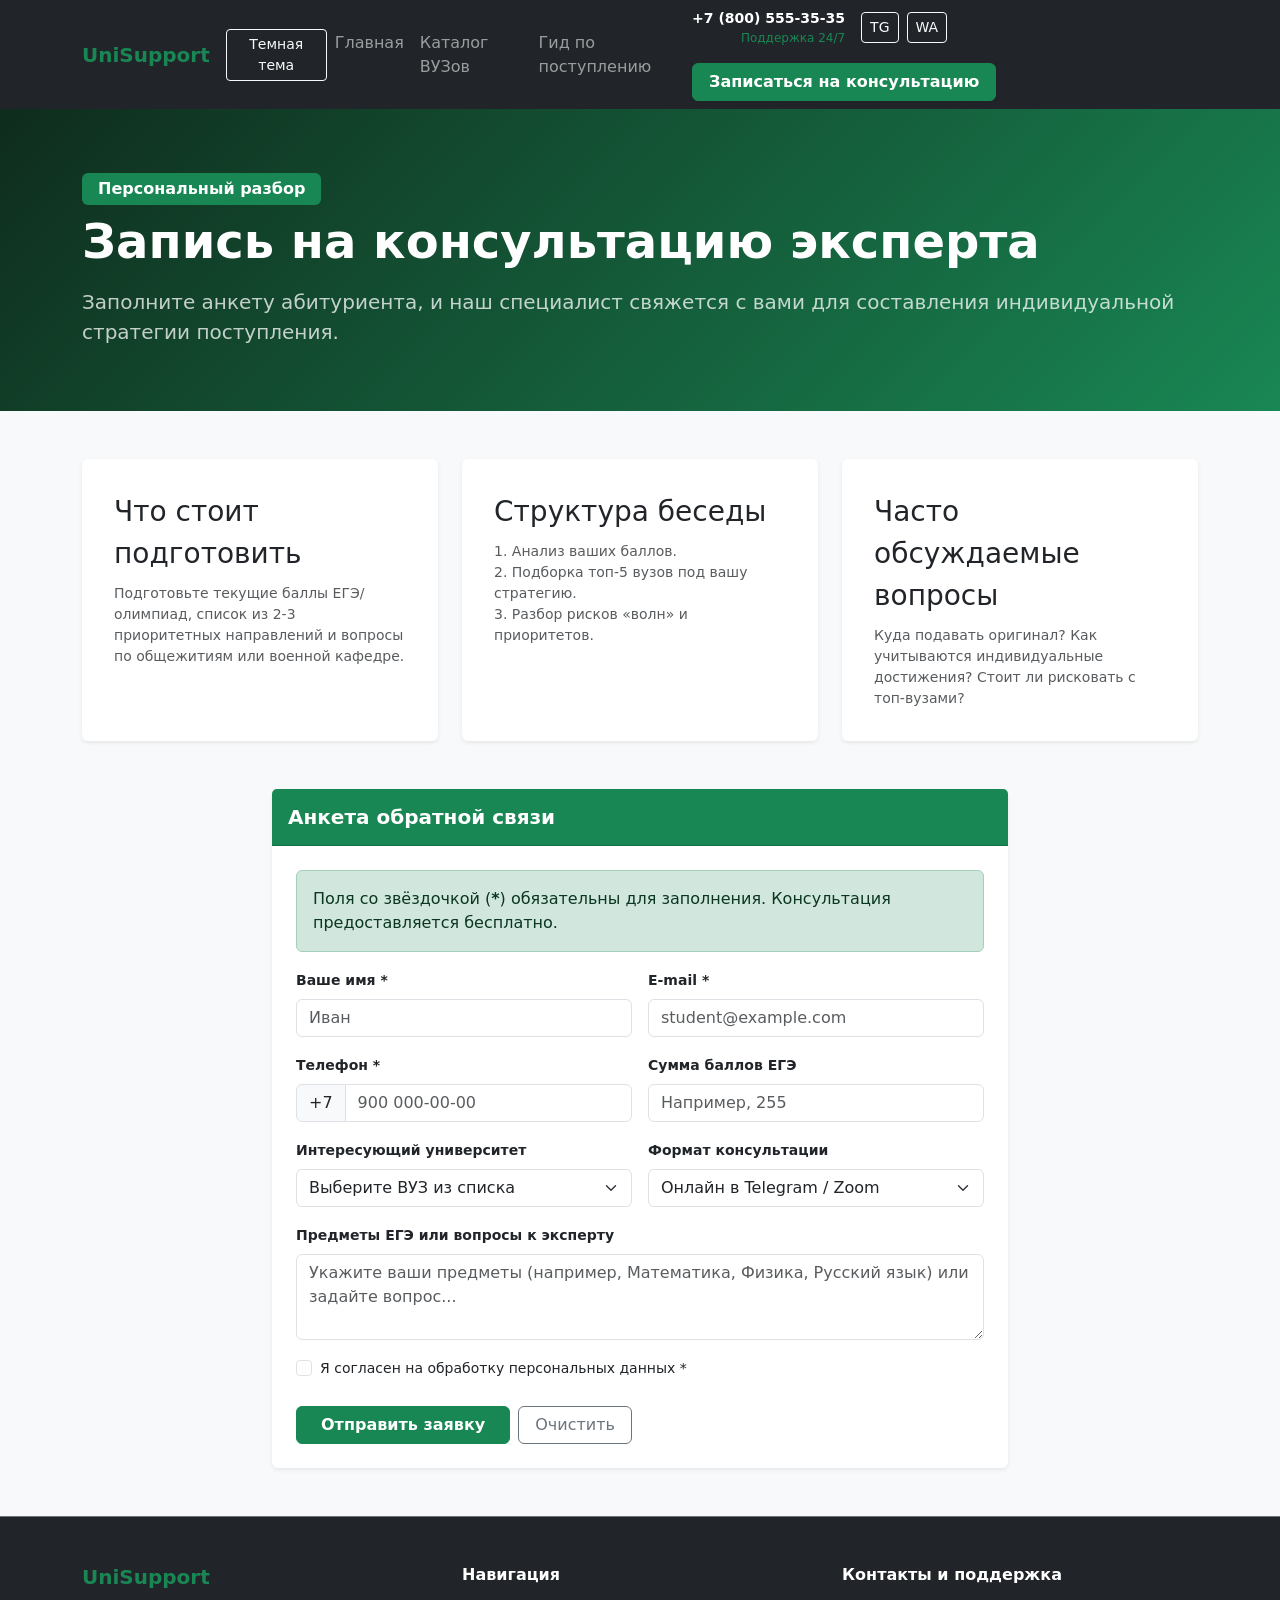
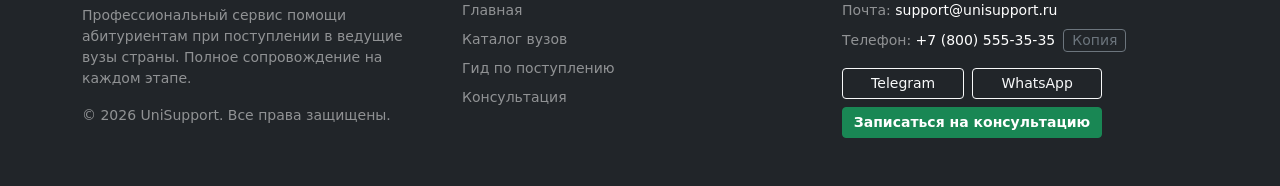
<file: order.html>
<!DOCTYPE html>
<html lang="ru">
<head>
  <meta charset="UTF-8">
  <title>Запись на консультацию — UniSupport</title>
  <meta name="viewport" content="width=device-width, initial-scale=1.0">
  <title>Запись на консультацию — UniSupport</title>

  <link
    href="https://cdn.jsdelivr.net/npm/bootstrap@5.3.3/dist/css/bootstrap.min.css"
    rel="stylesheet"
  >
  <link rel="stylesheet" href="css/custom.css">
</head>
<body class="bg-light">
  <!-- Единая навигация -->
<nav class="navbar navbar-expand-lg navbar-dark bg-dark sticky-top">
  <div class="container">
    <a class="navbar-brand fw-bold text-success" href="index.html">UniSupport</a>
    <button id="themeToggle" class="btn btn-outline-light btn-sm" type="button" title="Сменить тему">
  Темная тема
</button>

    <button
      class="navbar-toggler"
      type="button"
      data-bs-toggle="collapse"
      data-bs-target="#mainNavbar"
      aria-controls="mainNavbar"
      aria-expanded="false"
      aria-label="Переключить навигацию"
    >
      <span class="navbar-toggler-icon"></span>
    </button>

    <div class="collapse navbar-collapse" id="mainNavbar">
      <!-- Ссылки меню -->
      <ul class="navbar-nav me-auto mb-2 mb-lg-0">
        <li class="nav-item"><a class="nav-link" href="index.html">Главная</a></li>
        <li class="nav-item"><a class="nav-link" href="catalog.html">Каталог ВУЗов</a></li>
        <li class="nav-item"><a class="nav-link" href="guide.html">Гид по поступлению</a></li>
      </ul>

      <!-- Вынесенные контакты и выделенная кнопка записи -->
      <div class="d-flex align-items-center gap-3 flex-wrap">
        <div class="d-none d-xl-flex flex-column text-end small">
          <a href="tel:78005553535" class="text-white text-decoration-none fw-bold">+7 (800) 555-35-35</a>
          <span class="text-success" style="font-size: 0.75rem;">Поддержка 24/7</span>
        </div>
        <div class="d-flex gap-2">
          <a href="https://t.me/unisupport" target="_blank" class="btn btn-outline-light btn-sm">TG</a>
          <a href="https://whatsapp.com" target="_blank" class="btn btn-outline-light btn-sm">WA</a>
        </div>
        <a href="order.html" class="btn btn-success fw-bold px-3 shadow-sm animate-pulse">Записаться на консультацию</a>
      </div>
    </div>
  </div>
</nav>

  <!-- Красивая академическая шапка -->
  <header class="site-header-custom text-white py-5">
    <div class="container py-3">
      <span class="badge bg-success mb-2 px-3 py-2 fs-6">Персональный разбор</span>
      <h1 class="display-5 fw-bold mb-3">Запись на консультацию эксперта</h1>
      <p class="lead mb-0 opacity-75">
        Заполните анкету абитуриента, и наш специалист свяжется с вами для составления индивидуальной стратегии поступления.
      </p>
    </div>
  </header>

  <main class="container my-5">
    <div class="row g-4 mb-5">
    <div class="col-12 col-lg-4">
      <div class="card h-100 shadow-sm border-0 bg-white p-3">
        <div class="card-body">
          <div class="fs-3 mb-2">Что стоит подготовить</div>
          <p class="text-muted small mb-0">Подготовьте текущие баллы ЕГЭ/олимпиад, список из 2-3 приоритетных направлений и вопросы по общежитиям или военной кафедре.</p>
        </div>
      </div>
    </div>
    <div class="col-12 col-lg-4">
      <div class="card h-100 shadow-sm border-0 bg-white p-3">
        <div class="card-body">
          <div class="fs-3 mb-2">Структура беседы</div>
          <p class="text-muted small mb-0">1. Анализ ваших баллов.<br>2. Подборка топ-5 вузов под вашу стратегию.<br>3. Разбор рисков «волн» и приоритетов.</p>
        </div>
      </div>
    </div>
    <div class="col-12 col-lg-4">
      <div class="card h-100 shadow-sm border-0 bg-white p-3">
        <div class="card-body">
          <div class="fs-3 mb-2">Часто обсуждаемые вопросы</div>
          <p class="text-muted small mb-0">Куда подавать оригинал? Как учитываются индивидуальные достижения? Стоит ли рисковать с топ-вузами?</p>
        </div>
      </div>
    </div>
  </div>

  <!-- Здесь идет ваша форма заявки (код формы оставляем прежним) -->
    <div class="row justify-content-center">
      <div class="col-12 col-lg-8">
        <div class="card shadow-sm border-0">
          <div class="card-header bg-success text-white py-3">
            <h2 class="h5 mb-0 fw-bold">Анкета обратной связи</h2>
          </div>

          <div class="card-body p-4">
            <div class="alert alert-success" role="alert">
              Поля со звёздочкой (<b>*</b>) обязательны для заполнения. Консультация предоставляется бесплатно.
            </div>

            <form>
              <div class="row g-3">
                <div class="col-12 col-md-6">
                  <label for="order-name" class="form-label fw-bold small">Ваше имя *</label>
                  <input id="order-name" name="name" type="text" class="form-control" placeholder="Иван" required>
                </div>

                <div class="col-12 col-md-6">
                  <label for="order-email" class="form-label fw-bold small">E-mail *</label>
                  <input id="order-email" name="email" type="email" class="form-control" placeholder="student@example.com" required>
                </div>

                <div class="col-12 col-md-6">
                  <label for="order-phone" class="form-label fw-bold small">Телефон *</label>
                  <div class="input-group">
                    <span class="input-group-text">+7</span>
                    <input id="order-phone" name="phone" type="tel" class="form-control" placeholder="900 000-00-00" required>
                  </div>
                </div>

                <div class="col-12 col-md-6">
                  <label for="order-score" class="form-label fw-bold small">Сумма баллов ЕГЭ</label>
                  <input id="order-score" name="score" type="number" class="form-control" placeholder="Например, 255">
                </div>

                <div class="col-12 col-md-6">
                  <label for="order-uni" class="form-label fw-bold small">Интересующий университет</label>
                  <select id="order-uni" name="uni" class="form-select">
                    <option selected>Выберите ВУЗ из списка</option>
                    <option value="bmstu">МГТУ им. Баумана</option>
                    <option value="hse">НИУ ВШЭ</option>
                    <option value="msu">МГУ им. Ломоносова</option>
                    <option value="mipt">МФТИ (Физтех)</option>
                    <option value="spbstu">СПбПУ (Политех)</option>
                    <option value="itmo">Университет ИТМО</option>
                    <option value="other">Другой университет / Не определился</option>
                  </select>
                </div>

                <div class="col-12 col-md-6">
                  <label for="order-format" class="form-label fw-bold small">Формат консультации</label>
                  <select id="order-format" name="format" class="form-select">
                    <option selected value="online">Онлайн в Telegram / Zoom</option>
                    <option value="phone">Телефонный звонок</option>
                  </select>
                </div>

                <div class="col-12">
                  <label for="order-comment" class="form-label fw-bold small">Предметы ЕГЭ или вопросы к эксперту</label>
                  <textarea id="order-comment" name="comment" class="form-control" rows="3" placeholder="Укажите ваши предметы (например, Математика, Физика, Русский язык) или задайте вопрос..."></textarea>
                </div>

                <div class="col-12">
                  <div class="form-check">
                    <input id="order-agree" class="form-check-input" type="checkbox" required>
                    <label class="form-check-label small" for="order-agree">
                      Я согласен на обработку персональных данных *
                    </label>
                  </div>
                </div>

                <div class="col-12 d-flex gap-2 pt-2">
                  <button class="btn btn-success px-4 fw-bold" type="submit">
                    Отправить заявку
                  </button>
                  <button class="btn btn-outline-secondary px-3" type="reset">
                    Очистить
                  </button>
                </div>
              </div>
            </form>
          </div>
        </div>
      </div>
    </div>
  </main>
<footer class="bg-dark text-white py-5 mt-5 border-top border-secondary">
    <div class="container">
      <div class="row g-4 align-items-start">
        
        <!-- Колонка 1: О проекте и копирайт -->
        <div class="col-12 col-md-4">
          <h5 class="text-success fw-bold mb-3">UniSupport</h5>
          <p class="text-white-50 small mb-3">
            Профессиональный сервис помощи абитуриентам при поступлении в ведущие вузы страны. Полное сопровождение на каждом этапе.
          </p>
          <p class="text-white-50 small mb-0">&copy; 2026 UniSupport. Все права защищены.</p>
        </div>

        <!-- Колонка 2: Навигация (включает все 4 страницы сайта) -->
        <div class="col-12 col-md-4">
          <h5 class="fw-bold mb-3 h6">Навигация</h5>
          <ul class="list-unstyled small mb-0">
            <li class="mb-2"><a class="text-white-50 text-decoration-none" href="index.html">Главная</a></li>
            <li class="mb-2"><a class="text-white-50 text-decoration-none" href="catalog.html">Каталог вузов</a></li>
            <li class="mb-2"><a class="text-white-50 text-decoration-none" href="guide.html">Гид по поступлению</a></li>
            <li class="mb-2"><a class="text-white-50 text-decoration-none" href="order.html">Консультация</a></li>
          </ul>
        </div>

        <!-- Колонка 3: Контакты, мессенджеры и аккуратная кнопка записи -->
        <div class="col-12 col-md-4">
          <h5 class="fw-bold mb-3 h6">Контакты и поддержка</h5>
          <ul class="list-unstyled small text-white-50 mb-3">
            <li class="mb-2">Почта: <a href="https://mail.google.com/mail/?view=cm&fs=1&to=support@unisupport.ru&su=Консультация%20по%20поступлению" target="_blank" class="text-white text-decoration-none">support@unisupport.ru</a></li>
           <li class="mb-2 d-flex align-items-center gap-2">
  <span>Телефон: <span class="text-white">+7 (800) 555-35-35</span></span>
  <button type="button" class="btn btn-outline-secondary btn-sm py-0 px-2" onclick="copyPhone(this)" title="Скопировать номер">
    Копия
  </button>
</li>
          </ul>
          
          <!-- Блок мессенджеров в ряд + кнопка записи на всю их ширину снизу -->
          <div class="d-flex flex-column gap-2" style="max-width: 260px;">
            <div class="d-flex gap-2">
              <a href="https://t.me/unisupport" target="_blank" class="btn btn-outline-light btn-sm flex-fill">Telegram</a>
              <a href="https://whatsapp.com" target="_blank" class="btn btn-outline-light btn-sm flex-fill">WhatsApp</a>
            </div>
            <a href="order.html" class="btn btn-success btn-sm w-100 fw-bold">Записаться на консультацию</a>
          </div>
        </div>

      </div>
    </div>
</footer>

   

<script src="js/app.js"></script>
  <script
    src="https://cdn.jsdelivr.net/npm/bootstrap@5.3.3/dist/js/bootstrap.bundle.min.js">
  </script>
</body>
</html>
</file>
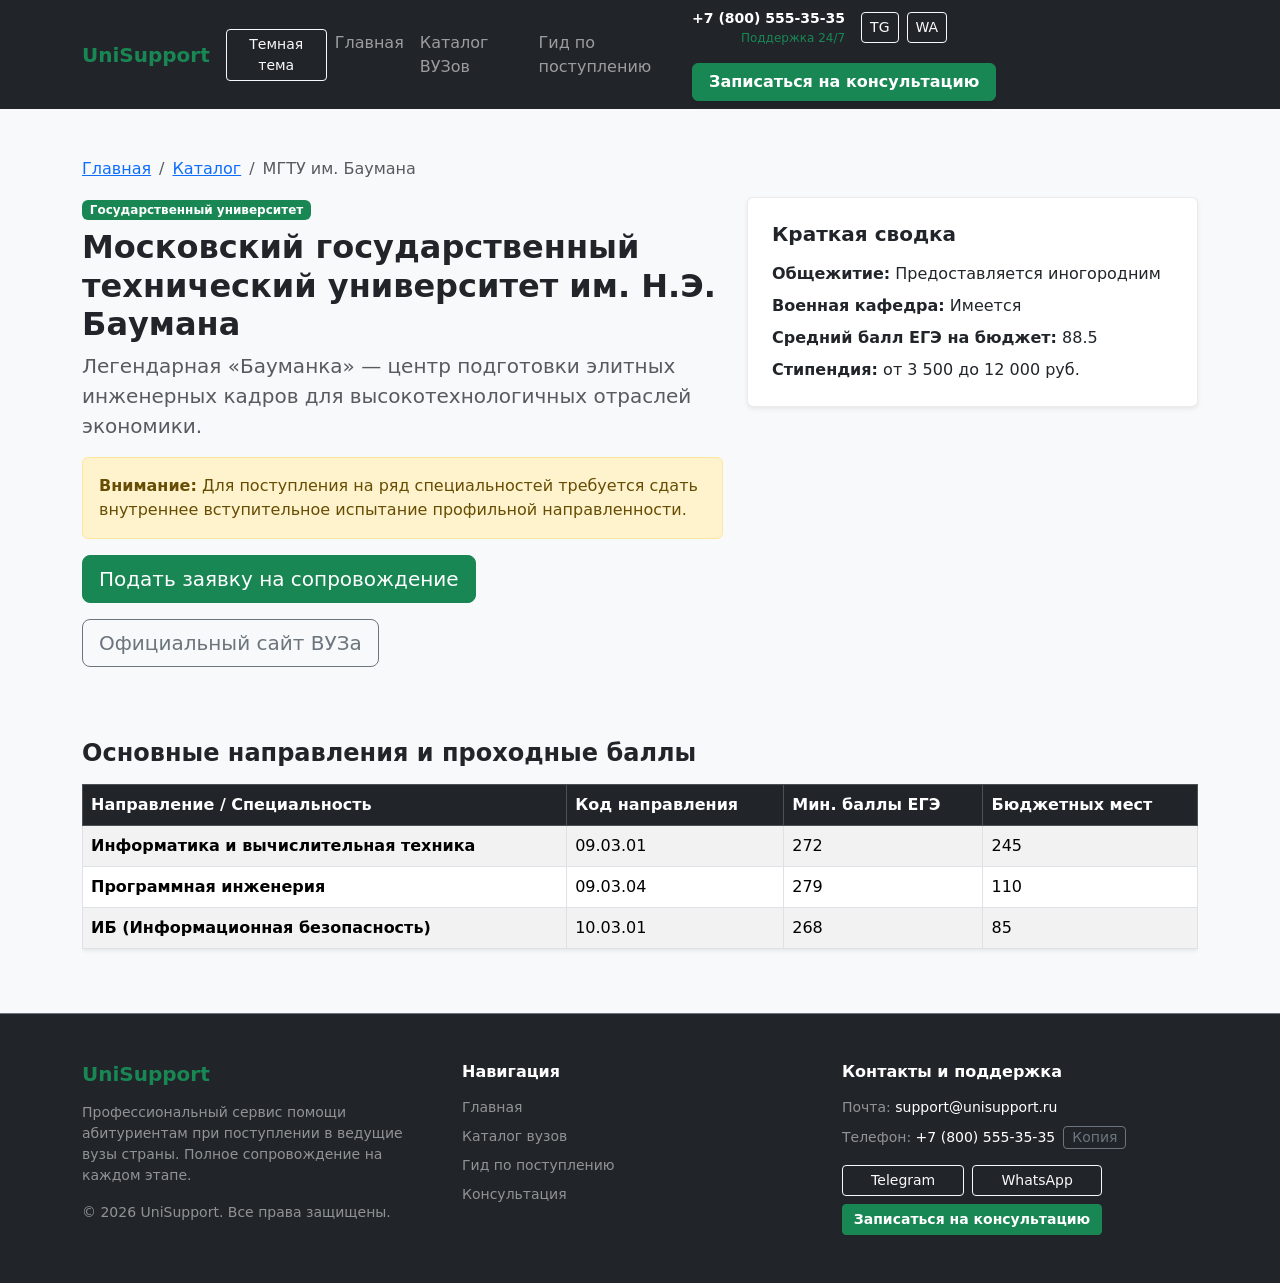
<file: product.html>
<!DOCTYPE html>
<html lang="ru">
<head>
  <meta charset="UTF-8">
  <title>Вуз — UniSupport</title>
  <meta name="viewport" content="width=device-width, initial-scale=1.0">
  <title>МГТУ им. Баумана — Детали ВУЗа</title>

  <link
    href="https://cdn.jsdelivr.net/npm/bootstrap@5.3.3/dist/css/bootstrap.min.css"
    rel="stylesheet"
  >
  <link rel="stylesheet" href="css/custom.css">
</head>
<body class="bg-light">
  <!-- Навигация -->
<nav class="navbar navbar-expand-lg navbar-dark bg-dark sticky-top">
  <div class="container">
    <a class="navbar-brand fw-bold text-success" href="index.html">UniSupport</a>
    <button id="themeToggle" class="btn btn-outline-light btn-sm" type="button" title="Сменить тему">
  Темная тема
</button>

    <button
      class="navbar-toggler"
      type="button"
      data-bs-toggle="collapse"
      data-bs-target="#mainNavbar"
      aria-controls="mainNavbar"
      aria-expanded="false"
      aria-label="Переключить навигацию"
    >
      <span class="navbar-toggler-icon"></span>
    </button>

    <div class="collapse navbar-collapse" id="mainNavbar">
      <!-- Ссылки меню -->
      <ul class="navbar-nav me-auto mb-2 mb-lg-0">
        <li class="nav-item"><a class="nav-link" href="index.html">Главная</a></li>
        <li class="nav-item"><a class="nav-link" href="catalog.html">Каталог ВУЗов</a></li>
        <li class="nav-item"><a class="nav-link" href="guide.html">Гид по поступлению</a></li>
      </ul>

      <!-- Вынесенные контакты и выделенная кнопка записи -->
      <div class="d-flex align-items-center gap-3 flex-wrap">
        <div class="d-none d-xl-flex flex-column text-end small">
          <a href="tel:78005553535" class="text-white text-decoration-none fw-bold">+7 (800) 555-35-35</a>
          <span class="text-success" style="font-size: 0.75rem;">Поддержка 24/7</span>
        </div>
        <div class="d-flex gap-2">
          <a href="https://t.me/unisupport" target="_blank" class="btn btn-outline-light btn-sm">TG</a>
          <a href="https://whatsapp.com" target="_blank" class="btn btn-outline-light btn-sm">WA</a>
        </div>
        <a href="order.html" class="btn btn-success fw-bold px-3 shadow-sm animate-pulse">Записаться на консультацию</a>
      </div>
    </div>
  </div>
</nav>

  <main class="container my-5">
    <nav aria-label="breadcrumb">
      <ol class="breadcrumb">
        <li class="breadcrumb-item"><a href="index.html">Главная</a></li>
        <li class="breadcrumb-item"><a href="catalog.html">Каталог</a></li>
        <li class="breadcrumb-item active" aria-current="page">МГТУ им. Баумана</li>
      </ol>
    </nav>

    <div class="row g-4">
      <div class="col-12 col-lg-7">
        <span class="badge bg-success mb-2">Государственный университет</span>
        <h1 class="h2 fw-bold">Московский государственный технический университет им. Н.Э. Баумана</h1>
        <p class="lead text-muted">
          Легендарная «Бауманка» — центр подготовки элитных инженерных кадров для высокотехнологичных отраслей экономики.
        </p>
        <div class="alert alert-warning" role="alert">
          <strong>Внимание:</strong> Для поступления на ряд специальностей требуется сдать внутреннее вступительное испытание профильной направленности.
        </div>
        <div class="d-flex gap-3 mb-4 flex-wrap">
          <a class="btn btn-success btn-lg" href="order.html">Подать заявку на сопровождение</a>
          <a class="btn btn-outline-secondary btn-lg" href="https://bmstu.ru" target="_blank">Официальный сайт ВУЗа</a>
        </div>
      </div>
      <div class="col-12 col-lg-5">
        <div class="card shadow-sm p-4 bg-white">
          <h3 class="h5 fw-bold mb-3">Краткая сводка</h3>
          <ul class="list-unstyled mb-0">
            <li class="mb-2"><strong>Общежитие:</strong> Предоставляется иногородним</li>
            <li class="mb-2"><strong>Военная кафедра:</strong> Имеется</li>
            <li class="mb-2"><strong>Средний балл ЕГЭ на бюджет:</strong> 88.5</li>
            <li><strong>Стипендия:</strong> от 3 500 до 12 000 руб.</li>
          </ul>
        </div>
      </div>
    </div>

    <!-- Таблица характеристик -->
    <section class="mt-5">
      <h2 class="h4 mb-3 fw-bold">Основные направления и проходные баллы</h2>
      <div class="table-responsive">
        <table class="table table-striped table-bordered align-middle bg-white shadow-sm">
          <thead class="table-dark">
            <tr>
              <th scope="col">Направление / Специальность</th>
              <th scope="col">Код направления</th>
              <th scope="col">Мин. баллы ЕГЭ</th>
              <th scope="col">Бюджетных мест</th>
            </tr>
          </thead>
          <tbody>
            <tr>
              <th scope="row">Информатика и вычислительная техника</th>
              <td>09.03.01</td>
              <td>272</td>
              <td>245</td>
            </tr>
            <tr>
              <th scope="row">Программная инженерия</th>
              <td>09.03.04</td>
              <td>279</td>
              <td>110</td>
            </tr>
            <tr>
              <th scope="row">ИБ (Информационная безопасность)</th>
              <td>10.03.01</td>
              <td>268</td>
              <td>85</td>
            </tr>
          </tbody>
        </table>
      </div>
    </section>
  </main>
<footer class="bg-dark text-white py-5 mt-5 border-top border-secondary">
    <div class="container">
      <div class="row g-4 align-items-start">
        
        <!-- Колонка 1: О проекте и копирайт -->
        <div class="col-12 col-md-4">
          <h5 class="text-success fw-bold mb-3">UniSupport</h5>
          <p class="text-white-50 small mb-3">
            Профессиональный сервис помощи абитуриентам при поступлении в ведущие вузы страны. Полное сопровождение на каждом этапе.
          </p>
          <p class="text-white-50 small mb-0">&copy; 2026 UniSupport. Все права защищены.</p>
        </div>

        <!-- Колонка 2: Навигация (включает все 4 страницы сайта) -->
        <div class="col-12 col-md-4">
          <h5 class="fw-bold mb-3 h6">Навигация</h5>
          <ul class="list-unstyled small mb-0">
            <li class="mb-2"><a class="text-white-50 text-decoration-none" href="index.html">Главная</a></li>
            <li class="mb-2"><a class="text-white-50 text-decoration-none" href="catalog.html">Каталог вузов</a></li>
            <li class="mb-2"><a class="text-white-50 text-decoration-none" href="guide.html">Гид по поступлению</a></li>
            <li class="mb-2"><a class="text-white-50 text-decoration-none" href="order.html">Консультация</a></li>
          </ul>
        </div>

        <!-- Колонка 3: Контакты, мессенджеры и аккуратная кнопка записи -->
        <div class="col-12 col-md-4">
          <h5 class="fw-bold mb-3 h6">Контакты и поддержка</h5>
          <ul class="list-unstyled small text-white-50 mb-3">
            <li class="mb-2">Почта: <a href="https://mail.google.com/mail/?view=cm&fs=1&to=support@unisupport.ru&su=Консультация%20по%20поступлению" target="_blank" class="text-white text-decoration-none">support@unisupport.ru</a></li>
           <li class="mb-2 d-flex align-items-center gap-2">
  <span>Телефон: <span class="text-white">+7 (800) 555-35-35</span></span>
  <button type="button" class="btn btn-outline-secondary btn-sm py-0 px-2" onclick="copyPhone(this)" title="Скопировать номер">
    Копия
  </button>
</li>
          </ul>
          
          <!-- Блок мессенджеров в ряд + кнопка записи на всю их ширину снизу -->
          <div class="d-flex flex-column gap-2" style="max-width: 260px;">
            <div class="d-flex gap-2">
              <a href="https://t.me/unisupport" target="_blank" class="btn btn-outline-light btn-sm flex-fill">Telegram</a>
              <a href="https://whatsapp.com" target="_blank" class="btn btn-outline-light btn-sm flex-fill">WhatsApp</a>
            </div>
            <a href="order.html" class="btn btn-success btn-sm w-100 fw-bold">Записаться на консультацию</a>
          </div>
        </div>

      </div>
    </div>
</footer>

<script src="js/app.js"></script>
  <script
    src="https://cdn.jsdelivr.net/npm/bootstrap@5.3.3/dist/js/bootstrap.bundle.min.js">
  </script>
</body>
</html>
</file>
<file: css/custom.css>
:root {
  --bs-primary: #198754; /* Изумрудный акцент вместо стандартного синего */
  --bs-primary-rgb: 25, 135, 84;
}

body {
  min-height: 100vh;
  background-color: #f8f9fa;
  color: #212529;
  font-family: system-ui, -apple-system, "Segoe UI", Roboto, "Helvetica Neue", Arial, sans-serif;
}

.card {
  border: 1px solid rgba(0, 0, 0, 0.08);
  transition: transform 0.2s ease-in-out, box-shadow 0.2s ease-in-out;
}

.card:hover {
  transform: translateY(-3px);
  box-shadow: 0 .5rem 1rem rgba(0, 0, 0, 0.08) !important;
}

/* Стилизация шапки под строгий академический стиль */
.site-header-custom {
  background: linear-gradient(135deg, #0f2c1d 0%, #198754 100%);
}

/* Фиксированная высота и аккуратное кадрирование картинок */
.card-img-top {
  height: 190px;
  object-fit: cover;
}

/* Липкий сайдбар с фильтрами для больших экранов */
@media (min-width: 992px) {
  .sticky-sidebar {
    position: sticky;
    top: 90px; /* отступ сверху под шапку с учетом navbar */
    z-index: 10;
  }
}
/* Контейнер для иллюстрации с фиксированной высотой и светлым фоном */
.card-img-container {
  height: 170px;
  background-color: #f8f9fa;
  display: flex;
  align-items: center;
  justify-content: center;
  overflow: hidden;
  padding: 15px;
}

/* Сама иллюстрация вписывается целиком без обрезания */
.card-img-top-guide {
  max-height: 100%;
  max-width: 100%;
  object-fit: contain;
}
/* Адаптация жестких классов Bootstrap под темную тему */
[data-bs-theme="dark"] body {
  background-color: #121416 !important;
  color: #f8f9fa !important;
}

[data-bs-theme="dark"] .bg-white,
[data-bs-theme="dark"] .bg-light {
  background-color: #212529 !important;
  color: #f8f9fa !important;
}

[data-bs-theme="dark"] .card,
[data-bs-theme="dark"] .accordion-item,
[data-bs-theme="dark"] .accordion-button {
  background-color: #1e2125 !important;
  color: #f8f9fa !important;
  border-color: #343a40 !important;
}

[data-bs-theme="dark"] .text-dark {
  color: #f8f9fa !important;
}

[data-bs-theme="dark"] .text-muted {
  color: #adb5bd !important;
}

[data-bs-theme="dark"] .border {
  border-color: #343a40 !important;
}

[data-bs-theme="dark"] .card-img-container {
  background-color: #2b3035 !important;
}
/* Плавная анимация изменения темы для всех элементов сайта */
body, 
.card, 
.navbar, 
footer, 
.accordion-item, 
.accordion-button, 
.form-control, 
.form-select, 
.btn {
  transition: background-color 0.3s ease, color 0.3s ease, border-color 0.3s ease, box-shadow 0.3s ease;
}
</file>
